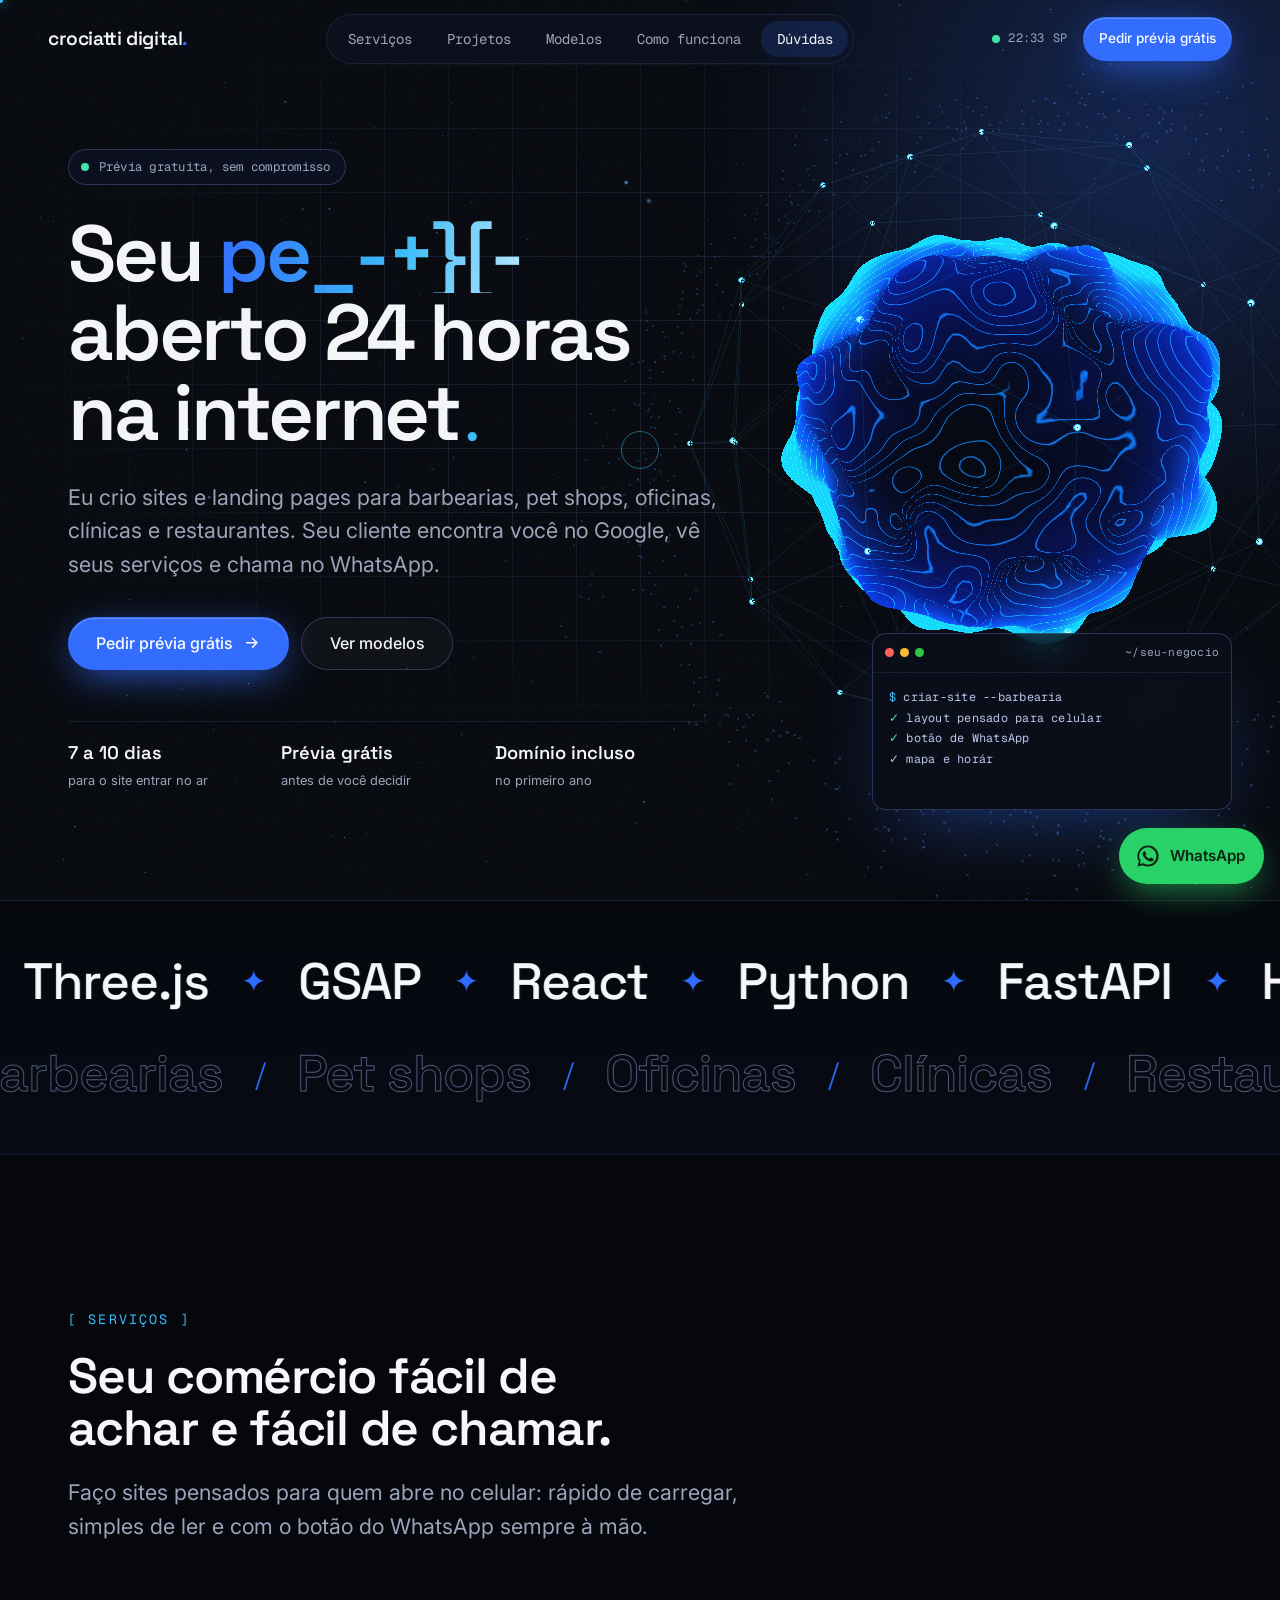
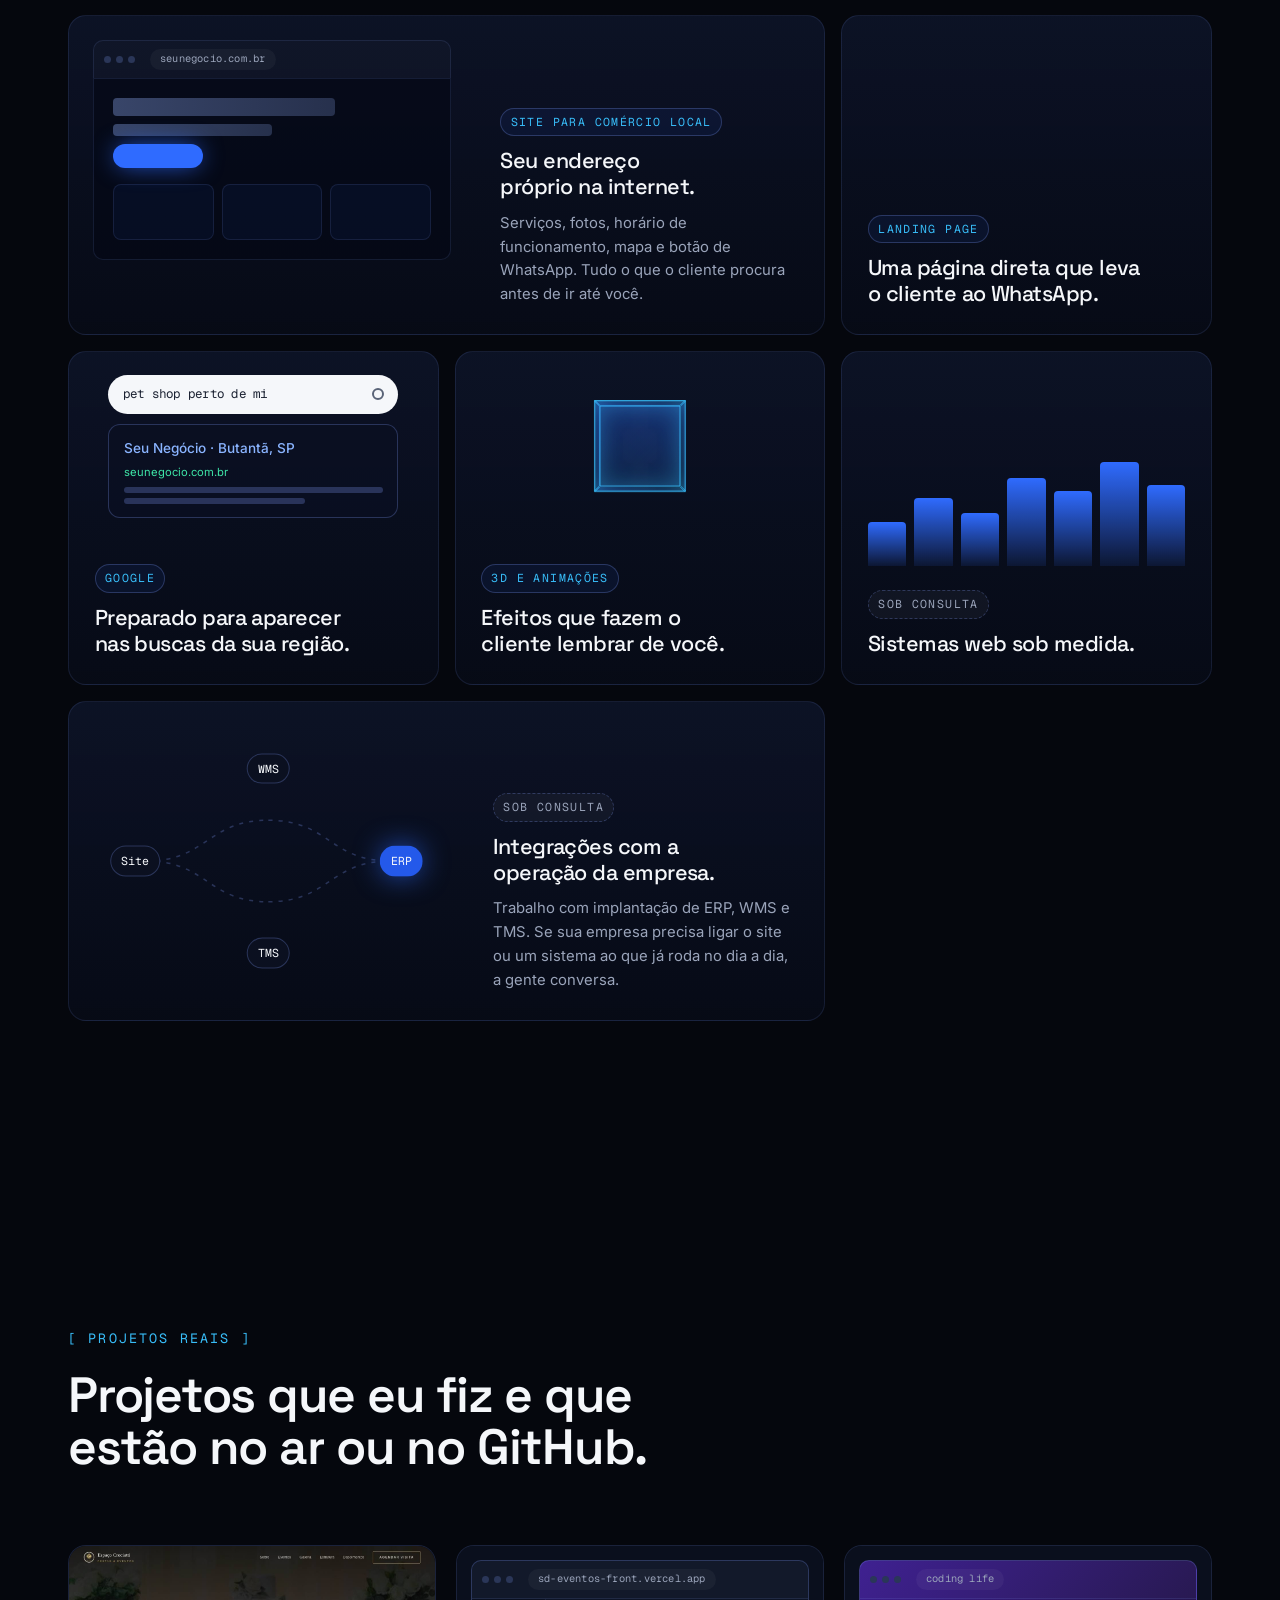
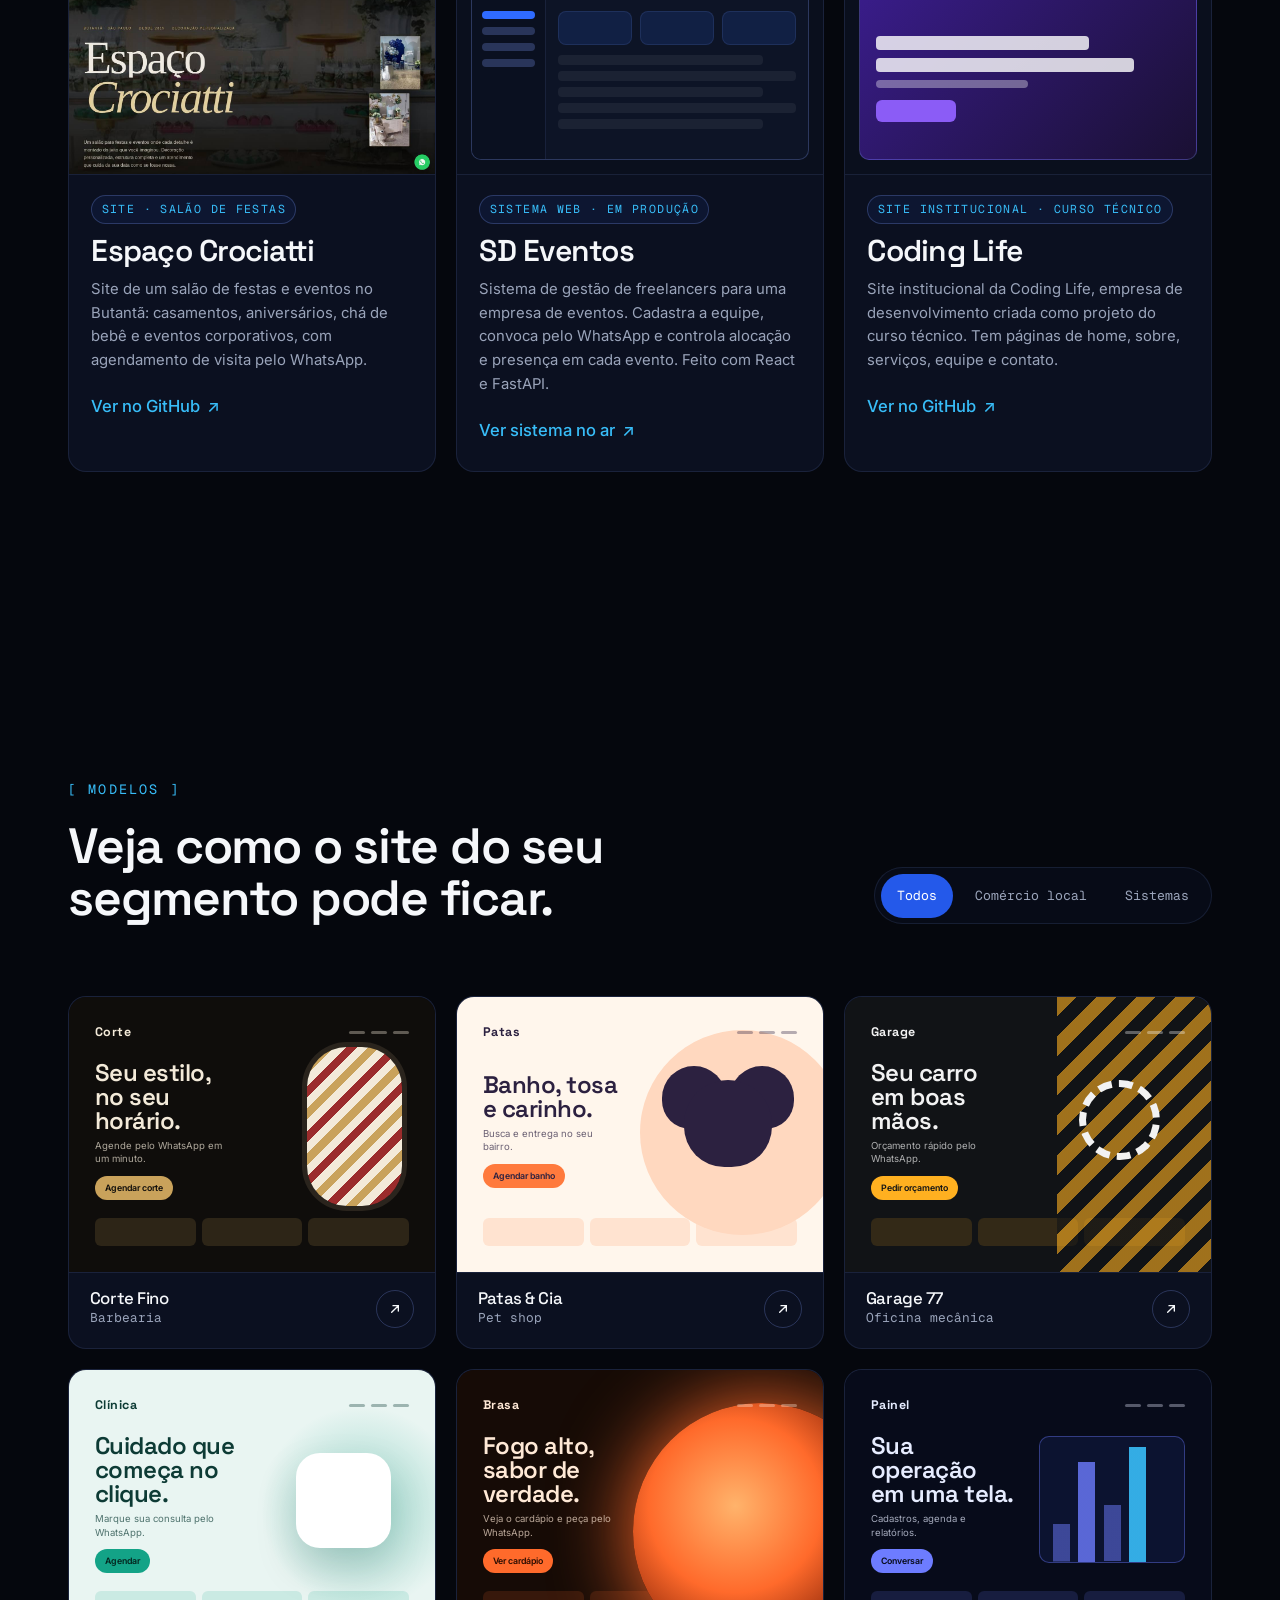
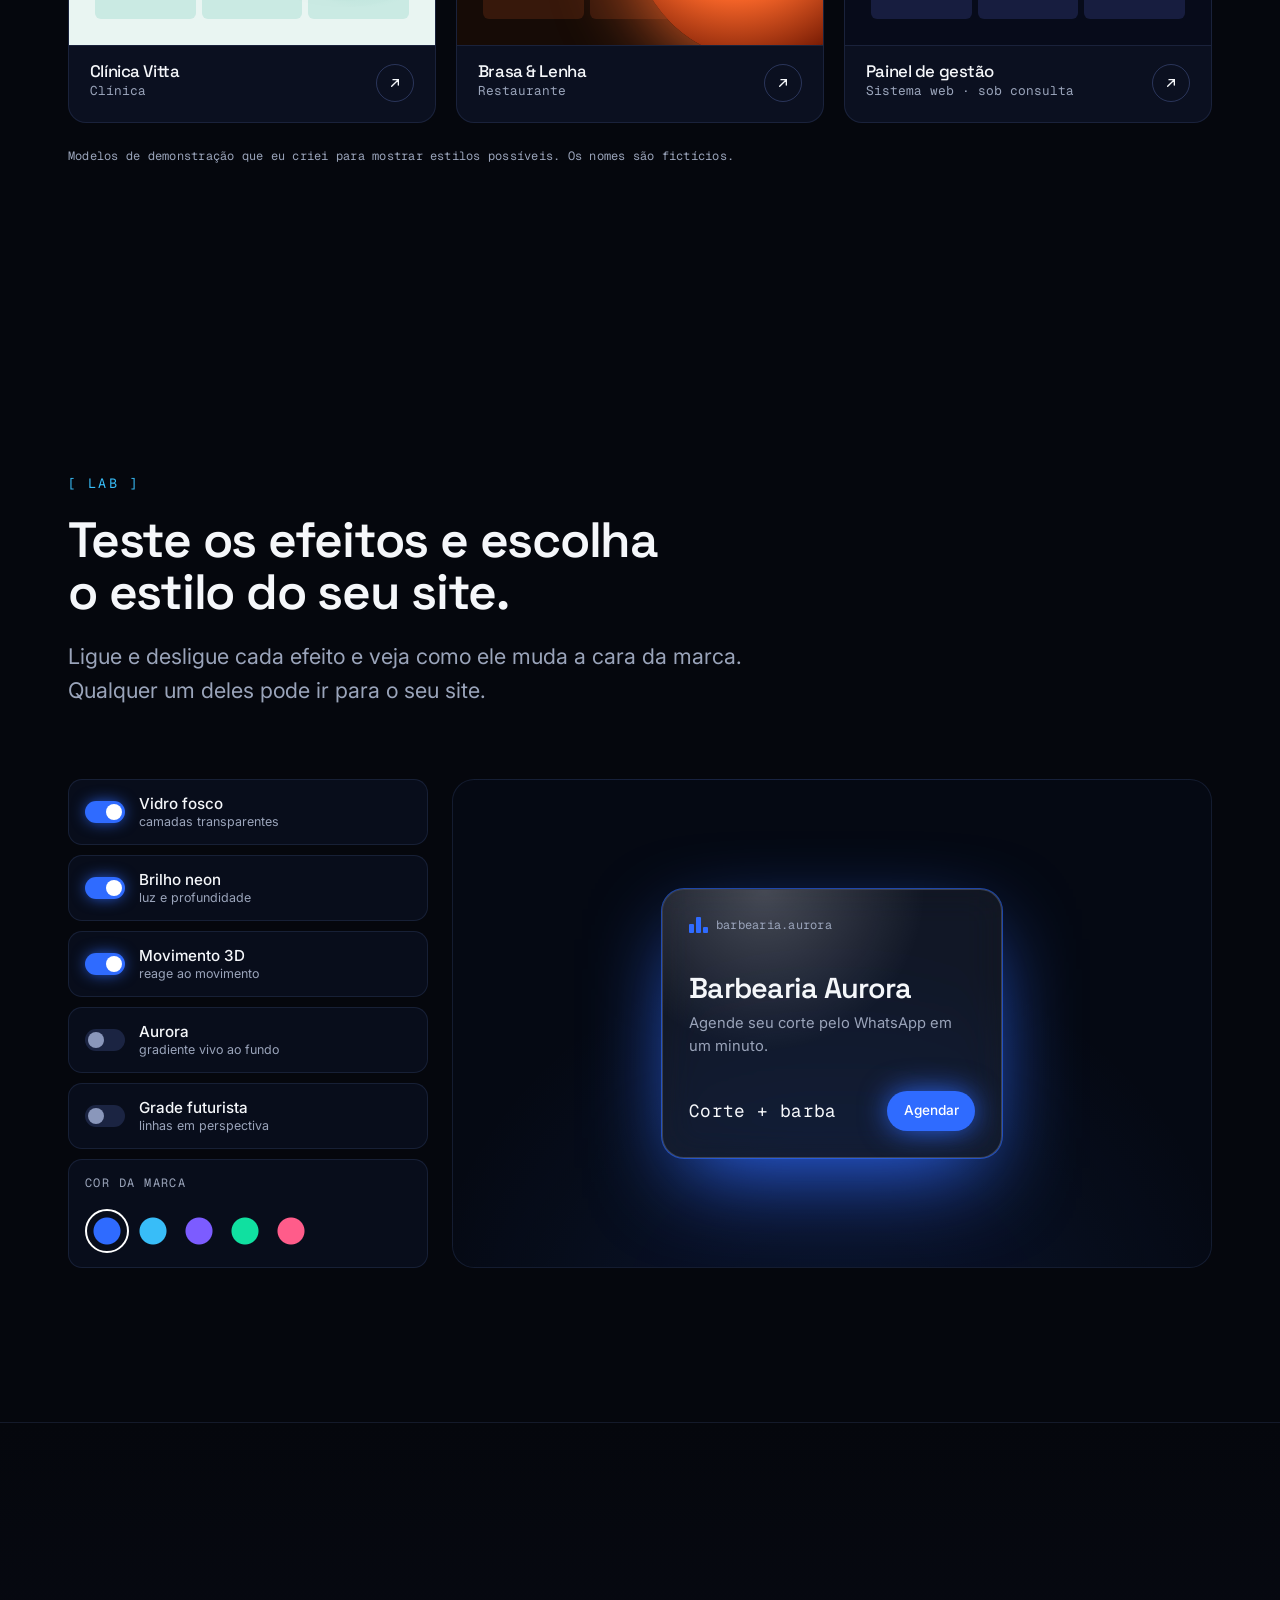
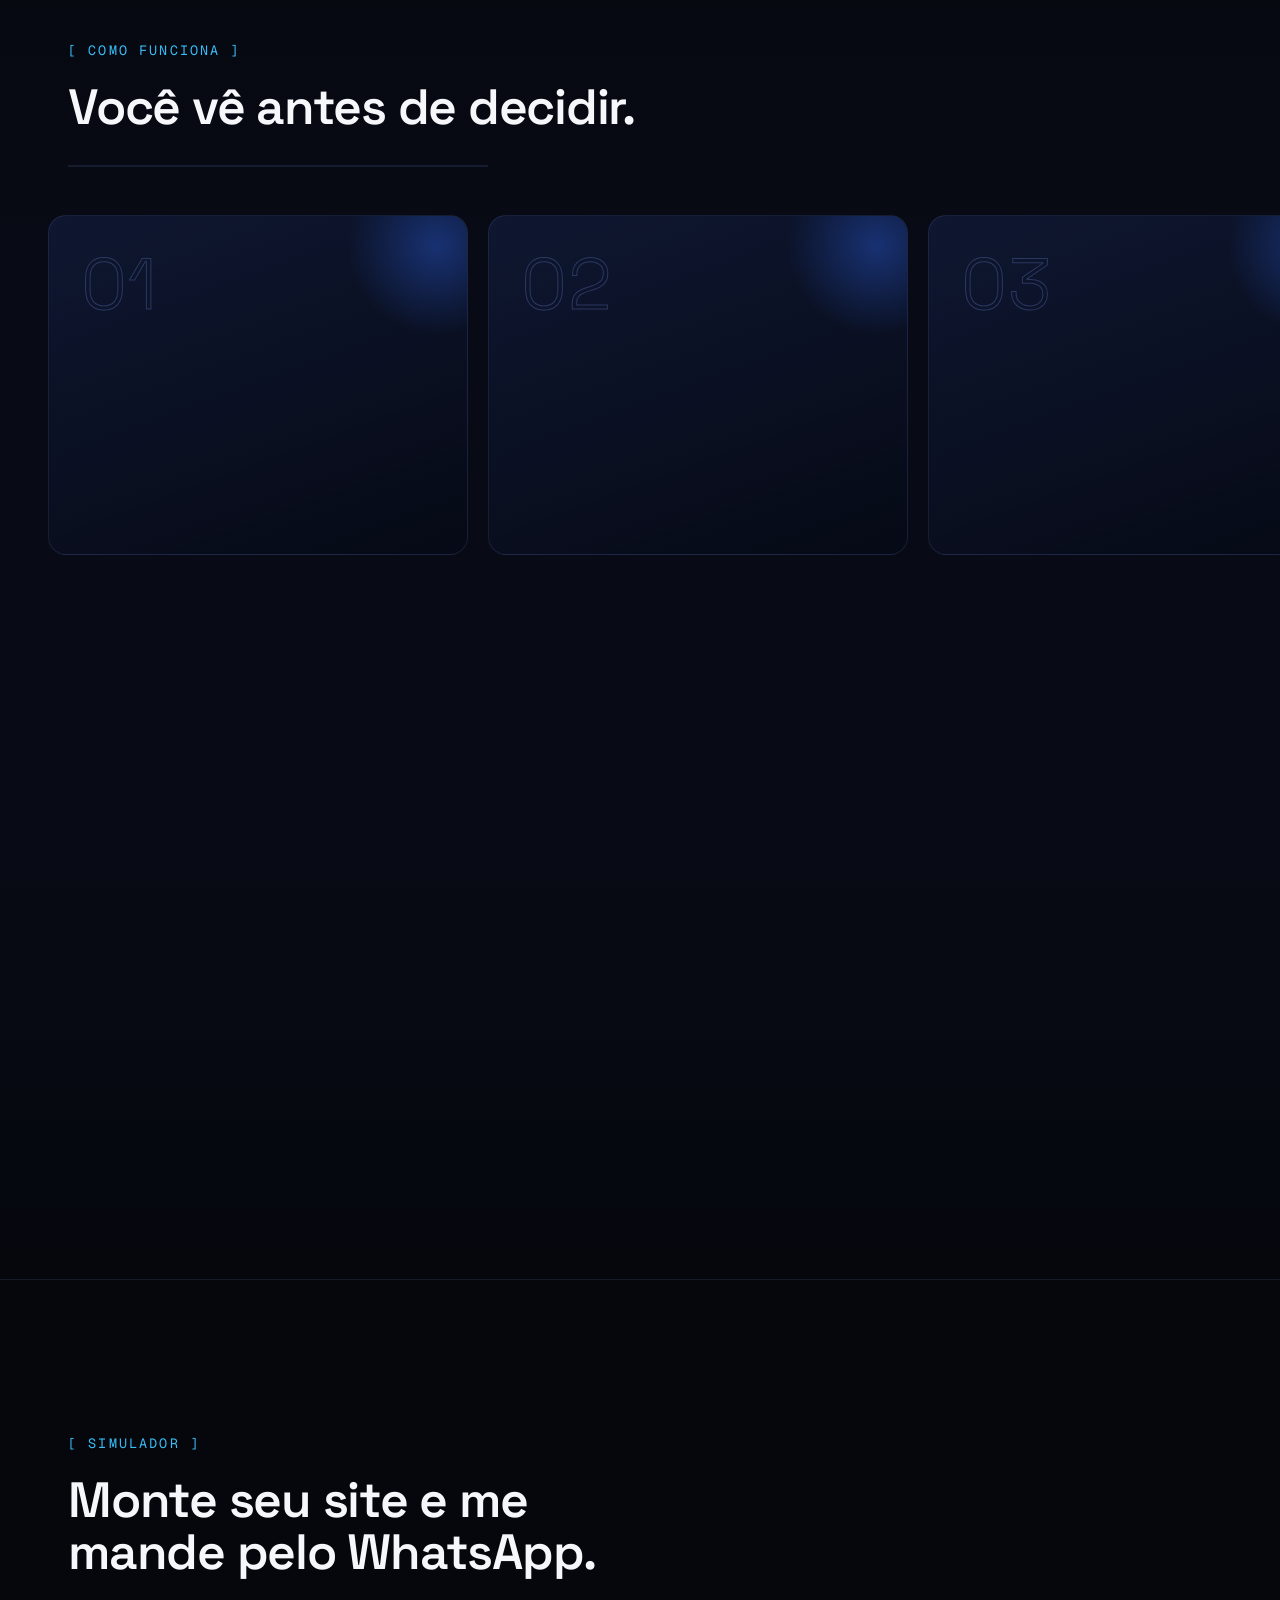
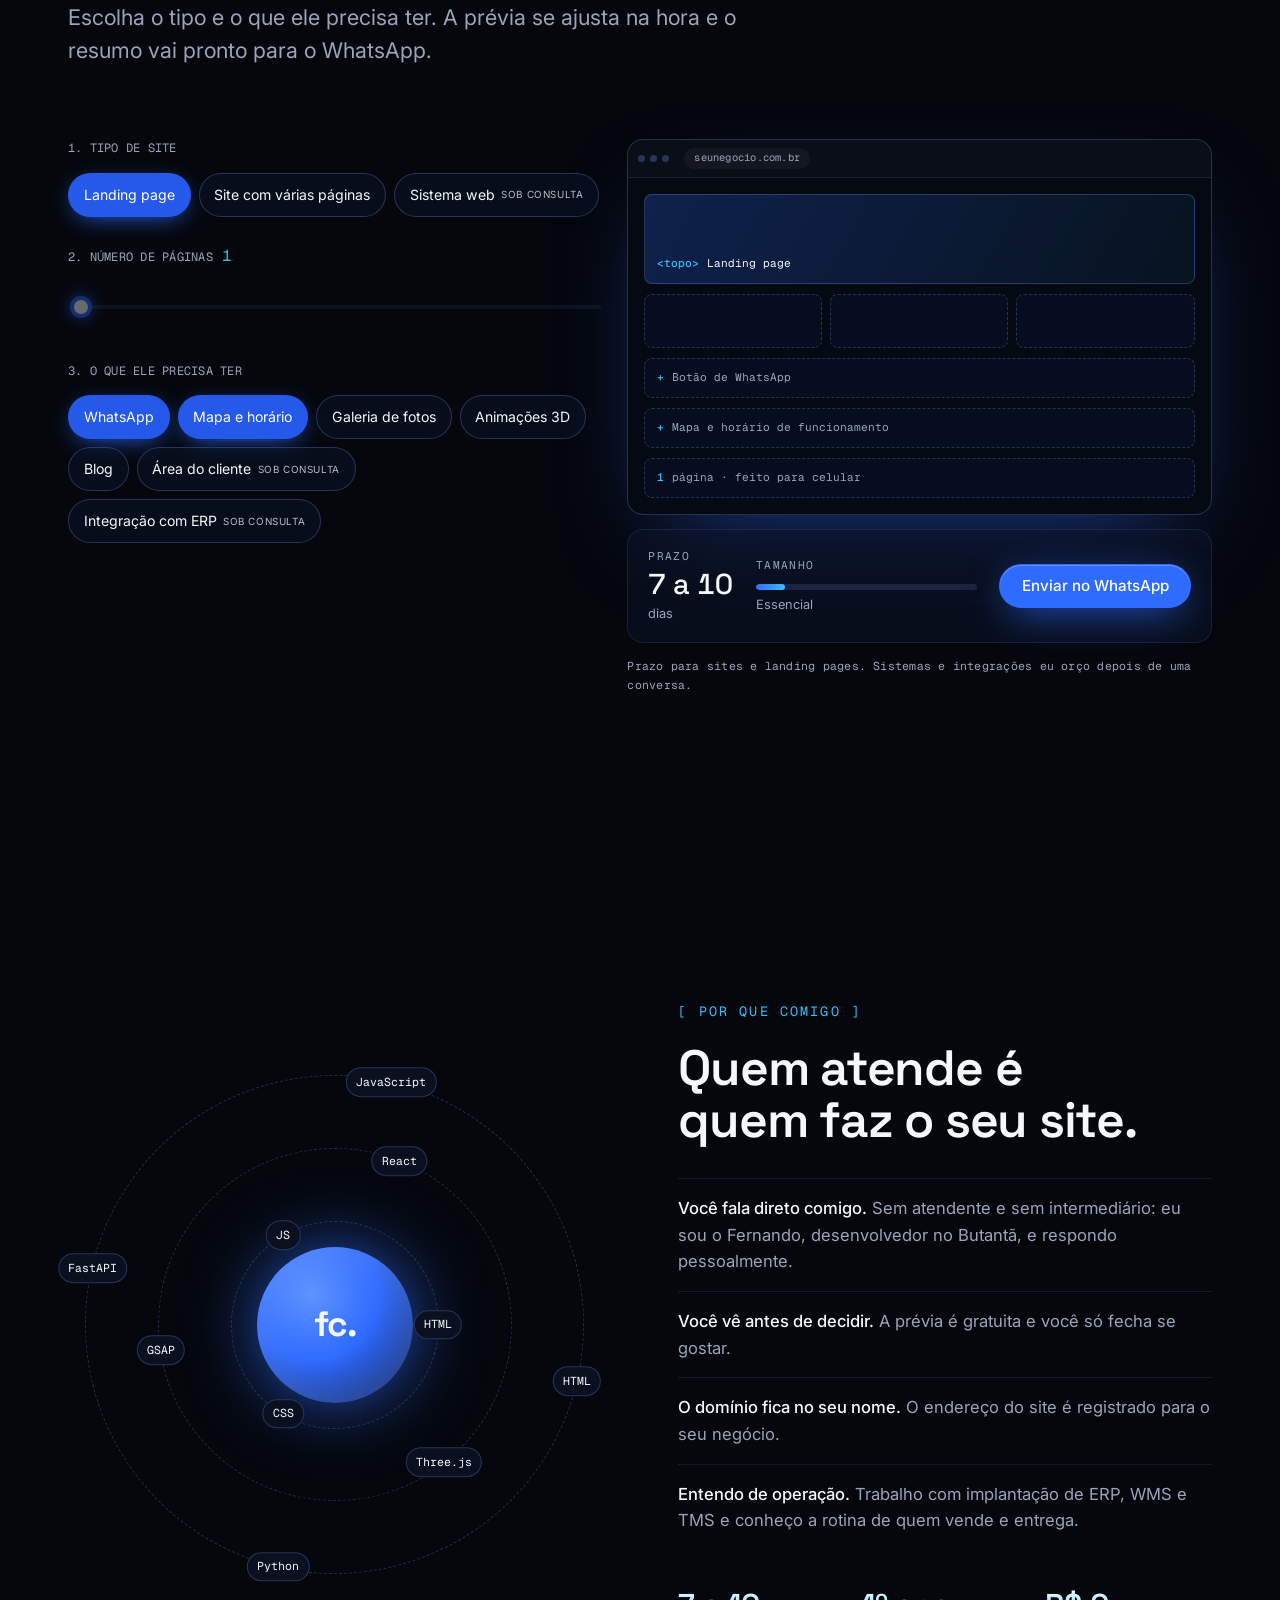
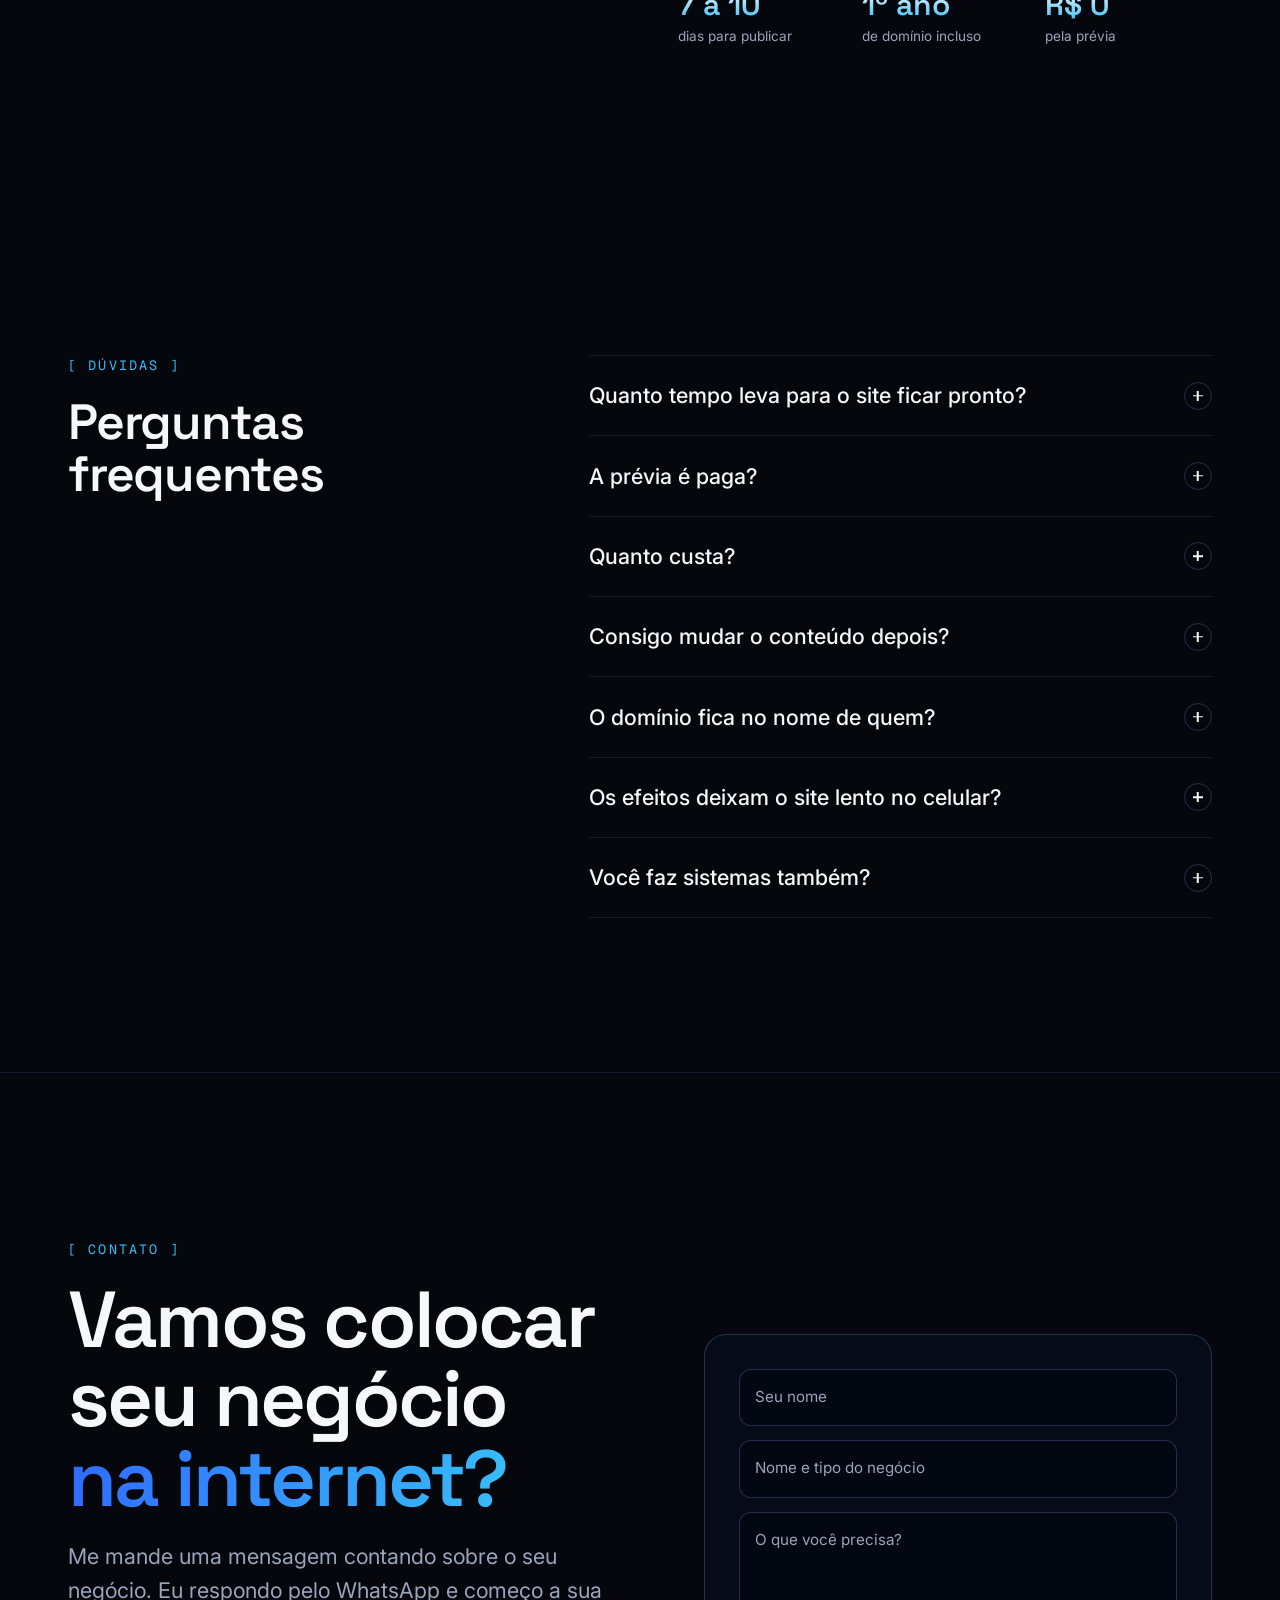
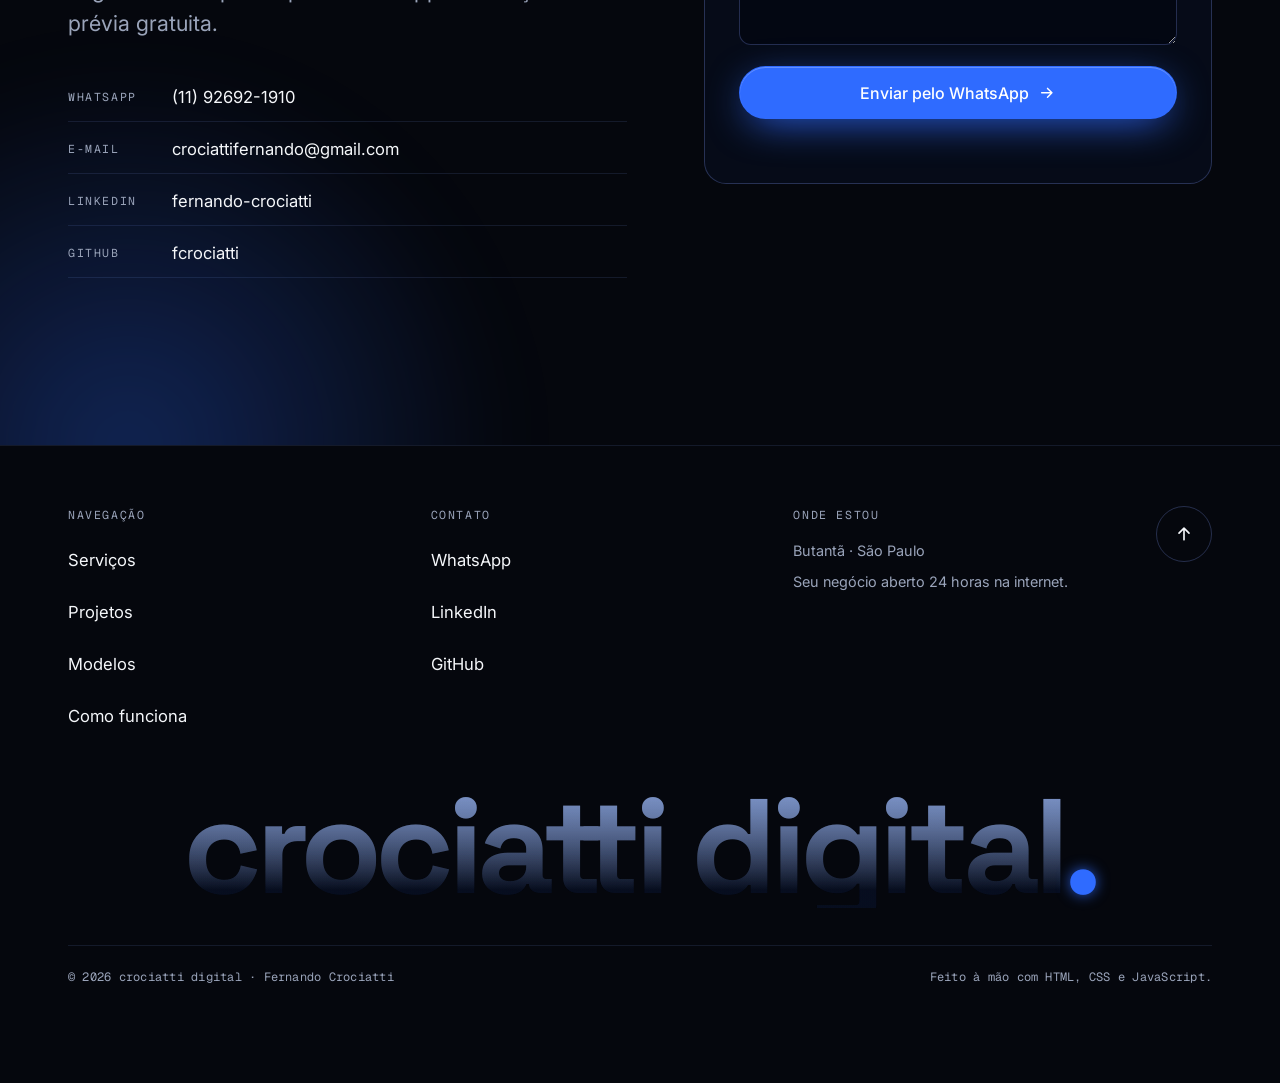
<file: index.html>
<!doctype html>
<html lang="pt-BR">
<head>
<meta charset="utf-8">
<meta name="viewport" content="width=device-width, initial-scale=1, viewport-fit=cover">
<title>Crociatti Digital | Criação de sites no Butantã, São Paulo</title>
<meta name="description" content="Criação de sites e landing pages para comércios locais no Butantã, São Paulo: barbearias, pet shops, oficinas, clínicas e restaurantes. Prévia gratuita e entrega em 7 a 10 dias.">
<meta name="theme-color" content="#05070D">
<link rel="icon" href="data:image/svg+xml,%3Csvg xmlns=%27http://www.w3.org/2000/svg%27 viewBox=%270 0 32 32%27%3E%3Crect width=%2732%27 height=%2732%27 rx=%278%27 fill=%27%2305070D%27/%3E%3Ctext x=%276%27 y=%2723%27 font-family=%27Arial%27 font-weight=%27700%27 font-size=%2718%27 fill=%27%23F5F7FA%27%3Ec%3C/text%3E%3Ccircle cx=%2724%27 cy=%2721%27 r=%273%27 fill=%27%232F6BFF%27/%3E%3C/svg%3E">
<link rel="canonical" href="https://fcrociatti.github.io/fcrociatti/">
<meta property="og:type" content="website">
<meta property="og:locale" content="pt_BR">
<meta property="og:title" content="Crociatti Digital | Criação de sites no Butantã, São Paulo">
<meta property="og:description" content="Seu negócio aberto 24 horas na internet. Sites e landing pages para comércios locais, com prévia gratuita.">
<meta property="og:url" content="https://fcrociatti.github.io/fcrociatti/">
<script type="application/ld+json">
{
  "@context": "https://schema.org",
  "@type": "ProfessionalService",
  "name": "Crociatti Digital",
  "description": "Criação de sites e landing pages para comércios locais.",
  "url": "https://fcrociatti.github.io/fcrociatti/",
  "telephone": "+55 11 92692-1910",
  "email": "crociattifernando@gmail.com",
  "areaServed": "Butantã, São Paulo",
  "address": { "@type": "PostalAddress", "addressLocality": "São Paulo", "addressRegion": "SP", "addressCountry": "BR" },
  "founder": { "@type": "Person", "name": "Fernando Crociatti" },
  "sameAs": ["https://www.linkedin.com/in/fernando-crociatti/", "https://github.com/fcrociatti"]
}
</script>
<link rel="preconnect" href="https://fonts.googleapis.com">
<link rel="preconnect" href="https://fonts.gstatic.com" crossorigin>
<link rel="stylesheet" href="https://fonts.googleapis.com/css2?family=Space+Grotesk:wght@400;500;600;700&family=Inter:wght@400;500;600&family=Geist+Mono:wght@400;500&display=swap">
<link rel="stylesheet" href="assets/css/style.css">
</head>
<body>

<!-- ============ PRELOADER (some sozinho em 1s, nunca bloqueia) ============ -->
<div class="preloader" id="preloader" aria-hidden="true">
  <div class="preloader__inner">
    <div class="preloader__count"><span id="preloaderCount">0</span><small>%</small></div>
    <div class="preloader__bar"><i id="preloaderBar"></i></div>
  </div>
</div>

<!-- ============ OVERLAYS ============ -->
<div class="grain" aria-hidden="true"></div>
<div class="cursor" aria-hidden="true"><div class="cursor__dot"></div><div class="cursor__ring"><span class="cursor__label"></span></div></div>
<div class="scroll-progress" aria-hidden="true"><i></i></div>

<!-- botão fixo do WhatsApp -->
<a class="wa-float" href="https://wa.me/5511926921910" data-wa target="_blank" rel="noopener" aria-label="Conversar no WhatsApp">
  <svg viewBox="0 0 32 32" aria-hidden="true"><path d="M16 3a13 13 0 0 0-11.2 19.6L3 29l6.6-1.7A13 13 0 1 0 16 3zm0 23.6c-2 0-4-.5-5.7-1.6l-.4-.2-3.9 1 1-3.8-.3-.4A10.6 10.6 0 1 1 16 26.6zm5.8-7.9c-.3-.2-1.9-.9-2.2-1-.3-.1-.5-.2-.7.2l-1 1.2c-.2.2-.4.2-.7.1a8.7 8.7 0 0 1-4.3-3.8c-.3-.6.3-.5.9-1.7.1-.2 0-.4 0-.5l-1-2.4c-.3-.6-.5-.5-.7-.5h-.6c-.2 0-.6.1-.9.4-.3.3-1.2 1.1-1.2 2.8s1.2 3.2 1.4 3.5c.2.2 2.4 3.6 5.8 5 2.1.9 3 1 4 .8.7-.1 1.9-.8 2.2-1.5.3-.8.3-1.4.2-1.5l-.6-.3z"/></svg>
  <span>WhatsApp</span>
</a>

<!-- ============ NAV ============ -->
<header class="nav" id="nav">
  <a href="#top" class="nav__logo">
    <span class="brand-name" data-config="brand">crociatti digital</span><i class="logo-dot" aria-hidden="true">.</i>
  </a>
  <nav class="nav__links" aria-label="Principal">
    <a href="#servicos" data-scramble>Serviços</a>
    <a href="#projetos" data-scramble>Projetos</a>
    <a href="#modelos" data-scramble>Modelos</a>
    <a href="#processo" data-scramble>Como funciona</a>
    <a href="#faq" data-scramble>Dúvidas</a>
  </nav>
  <div class="nav__right">
    <span class="nav__status mono"><i class="pulse"></i><span id="clock">--:--</span> SP</span>
    <a href="https://wa.me/5511926921910" data-wa target="_blank" rel="noopener" class="btn btn--small btn--primary magnetic"><span>Pedir prévia grátis</span></a>
    <button class="nav__burger" id="burger" aria-label="Abrir menu" aria-expanded="false" aria-controls="mobileMenu"><span></span><span></span></button>
  </div>
</header>

<div class="mobile-menu" id="mobileMenu" aria-hidden="true">
  <nav aria-label="Menu mobile">
    <a href="#servicos"><small class="mono">01</small>Serviços</a>
    <a href="#projetos"><small class="mono">02</small>Projetos</a>
    <a href="#modelos"><small class="mono">03</small>Modelos</a>
    <a href="#processo"><small class="mono">04</small>Como funciona</a>
    <a href="#faq"><small class="mono">05</small>Dúvidas</a>
    <a href="#contato"><small class="mono">06</small>Contato</a>
  </nav>
  <a href="https://wa.me/5511926921910" data-wa target="_blank" rel="noopener" class="btn btn--primary btn--lg btn--block mobile-menu__cta"><span>Pedir prévia grátis no WhatsApp</span></a>
</div>

<main id="top">

<!-- ============ HERO ============ -->
<section class="hero" id="hero">
  <canvas class="hero__canvas" id="heroCanvas" aria-hidden="true"></canvas>
  <div class="hero__grid" aria-hidden="true"></div>
  <div class="hero__glow" aria-hidden="true"></div>

  <div class="hero__content wrap">
    <div class="badge reveal-hero">
      <i class="pulse"></i>
      <span class="mono">Prévia gratuita, sem compromisso</span>
    </div>

    <h1 class="hero__title">
      <span class="line"><span class="line__in">Seu <em class="hero__word" id="heroWord">negócio</em></span></span>
      <span class="line"><span class="line__in">aberto 24 horas</span></span>
      <span class="line"><span class="line__in">na internet<span class="caret">.</span></span></span>
    </h1>

    <p class="hero__lead reveal-hero">
      Eu crio sites e landing pages para barbearias, pet shops, oficinas, clínicas e restaurantes.
      Seu cliente encontra você no Google, vê seus serviços e chama no WhatsApp.
    </p>

    <div class="hero__actions reveal-hero">
      <a href="https://wa.me/5511926921910" data-wa target="_blank" rel="noopener" class="btn btn--primary btn--lg magnetic" data-cursor="Chamar">
        <span>Pedir prévia grátis</span>
        <svg viewBox="0 0 24 24" aria-hidden="true"><path d="M5 12h14M13 6l6 6-6 6"/></svg>
      </a>
      <a href="#modelos" class="btn btn--ghost btn--lg magnetic" data-cursor="Ver">
        <span>Ver modelos</span>
      </a>
    </div>

    <ul class="hero__metrics reveal-hero" aria-label="Como funciona">
      <li><strong>7 a 10 dias</strong><span>para o site entrar no ar</span></li>
      <li><strong>Prévia grátis</strong><span>antes de você decidir</span></li>
      <li><strong>Domínio incluso</strong><span>no primeiro ano</span></li>
      <li data-price hidden><strong data-config="price">a partir de R$ 450</strong><span>pagamento único</span></li>
    </ul>
  </div>

  <aside class="terminal reveal-hero" aria-hidden="true">
    <div class="terminal__bar"><i></i><i></i><i></i><span class="mono">~/seu-negocio</span></div>
    <pre class="terminal__body mono" id="terminal"></pre>
  </aside>

  <a href="#marquee" class="scroll-hint mono" aria-label="Rolar para baixo">
    <span>role</span><i></i>
  </a>
</section>

<!-- ============ MARQUEE ============ -->
<section class="marquee" id="marquee" aria-label="Tecnologias que uso e negócios que atendo">
  <div class="marquee__row" data-dir="-1">
    <div class="marquee__track">
      <span>HTML</span><b>✦</b><span>CSS</span><b>✦</b><span>JavaScript</span><b>✦</b><span>Three.js</span><b>✦</b><span>GSAP</span><b>✦</b><span>React</span><b>✦</b><span>Python</span><b>✦</b><span>FastAPI</span><b>✦</b>
    </div>
  </div>
  <div class="marquee__row marquee__row--outline" data-dir="1">
    <div class="marquee__track">
      <span>Barbearias</span><b>/</b><span>Pet shops</span><b>/</b><span>Oficinas</span><b>/</b><span>Clínicas</span><b>/</b><span>Restaurantes</span><b>/</b><span>Comércio local</span><b>/</b>
    </div>
  </div>
</section>

<!-- ============ SERVIÇOS (BENTO) ============ -->
<section class="section services" id="servicos">
  <div class="wrap">
    <header class="section__head">
      <p class="eyebrow mono"><span>[ serviços ]</span></p>
      <h2 class="section__title split">Seu comércio fácil de achar e fácil de chamar.</h2>
      <p class="section__lead">Faço sites pensados para quem abre no celular: rápido de carregar, simples de ler e com o botão do WhatsApp sempre à mão.</p>
    </header>

    <div class="bento">
      <article class="card bento__item bento__item--wide spot tilt">
        <div class="card__visual visual-browser" aria-hidden="true">
          <div class="vb__bar"><i></i><i></i><i></i><span class="mono">seunegocio.com.br</span></div>
          <div class="vb__body">
            <div class="vb__hero"><b></b><b></b><b class="vb__cta"></b></div>
            <div class="vb__cards"><i></i><i></i><i></i></div>
          </div>
        </div>
        <div class="card__text">
          <span class="tag mono">Site para comércio local</span>
          <h3>Seu endereço próprio na internet.</h3>
          <p>Serviços, fotos, horário de funcionamento, mapa e botão de WhatsApp. Tudo o que o cliente procura antes de ir até você.</p>
        </div>
      </article>

      <article class="card bento__item spot tilt">
        <div class="card__visual visual-chat" aria-hidden="true">
          <div class="chat">
            <span class="chat__msg chat__msg--in">Oi! Tem horário amanhã de manhã?</span>
            <span class="chat__msg chat__msg--out">Tenho às 9h e às 10h30 😉</span>
          </div>
        </div>
        <div class="card__text">
          <span class="tag mono">Landing page</span>
          <h3>Uma página direta que leva o cliente ao WhatsApp.</h3>
        </div>
      </article>

      <article class="card bento__item spot tilt">
        <div class="card__visual visual-search" aria-hidden="true">
          <div class="search">
            <div class="search__bar mono"><span id="searchTyping">barbearia no butantã</span><i></i></div>
            <div class="search__result">
              <b>Seu Negócio · Butantã, SP</b>
              <small>seunegocio.com.br</small>
              <span></span><span></span>
            </div>
          </div>
        </div>
        <div class="card__text">
          <span class="tag mono">Google</span>
          <h3>Preparado para aparecer nas buscas da sua região.</h3>
        </div>
      </article>

      <article class="card bento__item spot tilt">
        <div class="card__visual visual-cube" aria-hidden="true">
          <div class="cube"><i></i><i></i><i></i><i></i><i></i><i></i></div>
        </div>
        <div class="card__text">
          <span class="tag mono">3D e animações</span>
          <h3>Efeitos que fazem o cliente lembrar de você.</h3>
        </div>
      </article>

      <article class="card bento__item spot tilt">
        <div class="card__visual visual-dash" aria-hidden="true">
          <div class="dash__bars"><i style="--h:40%"></i><i style="--h:62%"></i><i style="--h:48%"></i><i style="--h:80%"></i><i style="--h:68%"></i><i style="--h:95%"></i><i style="--h:74%"></i></div>
          <div class="dash__line"><svg viewBox="0 0 200 60" preserveAspectRatio="none"><path d="M0 50 L30 42 L60 46 L90 28 L120 32 L150 14 L200 8"/></svg></div>
        </div>
        <div class="card__text">
          <span class="tag mono tag--soft">Sob consulta</span>
          <h3>Sistemas web sob medida.</h3>
        </div>
      </article>

      <article class="card bento__item bento__item--wide spot tilt">
        <div class="card__visual visual-nodes" aria-hidden="true">
          <svg viewBox="0 0 360 140">
            <path class="n__link" d="M60 70 C120 70 120 30 180 30"/>
            <path class="n__link" d="M60 70 C120 70 120 110 180 110"/>
            <path class="n__link" d="M180 30 C240 30 240 70 300 70"/>
            <path class="n__link" d="M180 110 C240 110 240 70 300 70"/>
          </svg>
          <span class="node" style="--x:16.6%;--y:50%">Site</span>
          <span class="node" style="--x:50%;--y:21%">WMS</span>
          <span class="node" style="--x:50%;--y:79%">TMS</span>
          <span class="node node--main" style="--x:83.3%;--y:50%">ERP</span>
        </div>
        <div class="card__text">
          <span class="tag mono tag--soft">Sob consulta</span>
          <h3>Integrações com a operação da empresa.</h3>
          <p>Trabalho com implantação de ERP, WMS e TMS. Se sua empresa precisa ligar o site ou um sistema ao que já roda no dia a dia, a gente conversa.</p>
        </div>
      </article>
    </div>
  </div>
</section>

<!-- ============ PROJETOS REAIS ============ -->
<section class="section projects" id="projetos">
  <div class="wrap">
    <header class="section__head">
      <p class="eyebrow mono"><span>[ projetos reais ]</span></p>
      <h2 class="section__title split">Projetos que eu fiz e que estão no ar ou no GitHub.</h2>
    </header>

    <div class="projects__grid">
      <article class="project">
        <a class="project__shot" href="https://github.com/fcrociatti/Espaco_Crociatti" target="_blank" rel="noopener" tabindex="-1">
          <img src="assets/img/espaco-crociatti.jpg" width="1280" height="800" loading="lazy" decoding="async" alt="Página inicial do site do Espaço Crociatti, salão de festas no Butantã, com foto de mesa de doces e o nome em letras grandes">
        </a>
        <div class="project__info">
          <span class="tag mono">Site · salão de festas</span>
          <h3>Espaço Crociatti</h3>
          <p>Site de um salão de festas e eventos no Butantã: casamentos, aniversários, chá de bebê e eventos corporativos, com agendamento de visita pelo WhatsApp.</p>
          <a class="link-arrow" href="https://github.com/fcrociatti/Espaco_Crociatti" target="_blank" rel="noopener">Ver no GitHub <span aria-hidden="true">↗</span></a>
        </div>
      </article>

      <article class="project">
        <a class="project__shot project__shot--mock" href="https://sd-eventos-front.vercel.app" target="_blank" rel="noopener" tabindex="-1" aria-hidden="true">
          <div class="pmock" aria-hidden="true">
            <div class="vb__bar"><i></i><i></i><i></i><span class="mono">sd-eventos-front.vercel.app</span></div>
            <div class="pmock__body">
              <div class="pmock__side"><i></i><i></i><i></i><i></i></div>
              <div class="pmock__main">
                <div class="pmock__row"><b></b><b></b><b></b></div>
                <div class="pmock__table"><i></i><i></i><i></i><i></i><i></i></div>
              </div>
            </div>
          </div>
        </a>
        <div class="project__info">
          <span class="tag mono">Sistema web · em produção</span>
          <h3>SD Eventos</h3>
          <p>Sistema de gestão de freelancers para uma empresa de eventos. Cadastra a equipe, convoca pelo WhatsApp e controla alocação e presença em cada evento. Feito com React e FastAPI.</p>
          <a class="link-arrow" href="https://sd-eventos-front.vercel.app" target="_blank" rel="noopener">Ver sistema no ar <span aria-hidden="true">↗</span></a>
        </div>
      </article>

      <article class="project">
        <a class="project__shot project__shot--mock project__shot--alt" href="https://github.com/fcrociatti/codinglife" target="_blank" rel="noopener" tabindex="-1" aria-hidden="true">
          <div class="pmock" aria-hidden="true">
            <div class="vb__bar"><i></i><i></i><i></i><span class="mono">coding life</span></div>
            <div class="pmock__hero"><b></b><b></b><b></b><span></span></div>
          </div>
        </a>
        <div class="project__info">
          <span class="tag mono">Site institucional · curso técnico</span>
          <h3>Coding Life</h3>
          <p>Site institucional da Coding Life, empresa de desenvolvimento criada como projeto do curso técnico. Tem páginas de home, sobre, serviços, equipe e contato.</p>
          <a class="link-arrow" href="https://github.com/fcrociatti/codinglife" target="_blank" rel="noopener">Ver no GitHub <span aria-hidden="true">↗</span></a>
        </div>
      </article>
    </div>
  </div>
</section>

<!-- ============ MODELOS ============ -->
<section class="section showcase" id="modelos">
  <div class="wrap">
    <header class="section__head section__head--row">
      <div>
        <p class="eyebrow mono"><span>[ modelos ]</span></p>
        <h2 class="section__title split">Veja como o site do seu segmento pode ficar.</h2>
      </div>
      <div class="filters" role="tablist" aria-label="Filtrar modelos">
        <button class="filter is-active" data-filter="all" role="tab" aria-selected="true">Todos</button>
        <button class="filter" data-filter="comercio" role="tab" aria-selected="false">Comércio local</button>
        <button class="filter" data-filter="sistemas" role="tab" aria-selected="false">Sistemas</button>
      </div>
    </header>

    <div class="models" id="models"><!-- preenchido via JS --></div>
    <p class="models__note mono">Modelos de demonstração que eu criei para mostrar estilos possíveis. Os nomes são fictícios.</p>
  </div>
</section>

<!-- ============ LAB INTERATIVO ============ -->
<section class="section lab" id="lab">
  <div class="wrap">
    <header class="section__head">
      <p class="eyebrow mono"><span>[ lab ]</span></p>
      <h2 class="section__title split">Teste os efeitos e escolha o estilo do seu site.</h2>
      <p class="section__lead">Ligue e desligue cada efeito e veja como ele muda a cara da marca. Qualquer um deles pode ir para o seu site.</p>
    </header>

    <div class="lab__grid">
      <div class="lab__controls" role="group" aria-label="Efeitos do laboratório">
        <label class="switch"><input type="checkbox" id="fxGlass" checked><span class="switch__ui"></span><span class="switch__text"><b>Vidro fosco</b><small>camadas transparentes</small></span></label>
        <label class="switch"><input type="checkbox" id="fxGlow" checked><span class="switch__ui"></span><span class="switch__text"><b>Brilho neon</b><small>luz e profundidade</small></span></label>
        <label class="switch"><input type="checkbox" id="fxTilt" checked><span class="switch__ui"></span><span class="switch__text"><b>Movimento 3D</b><small>reage ao movimento</small></span></label>
        <label class="switch"><input type="checkbox" id="fxAurora"><span class="switch__ui"></span><span class="switch__text"><b>Aurora</b><small>gradiente vivo ao fundo</small></span></label>
        <label class="switch"><input type="checkbox" id="fxGrid"><span class="switch__ui"></span><span class="switch__text"><b>Grade futurista</b><small>linhas em perspectiva</small></span></label>

        <div class="lab__swatches">
          <span class="mono">cor da marca</span>
          <div class="swatches" role="radiogroup" aria-label="Cor da marca">
            <button class="swatch is-active" style="--c:#2f6bff" data-color="#2f6bff" role="radio" aria-checked="true" aria-label="Azul"></button>
            <button class="swatch" style="--c:#38bdf8" data-color="#38bdf8" role="radio" aria-checked="false" aria-label="Azul claro"></button>
            <button class="swatch" style="--c:#7c5cff" data-color="#7c5cff" role="radio" aria-checked="false" aria-label="Violeta"></button>
            <button class="swatch" style="--c:#10e0a0" data-color="#10e0a0" role="radio" aria-checked="false" aria-label="Verde"></button>
            <button class="swatch" style="--c:#ff5c8a" data-color="#ff5c8a" role="radio" aria-checked="false" aria-label="Rosa"></button>
          </div>
        </div>
      </div>

      <div class="lab__stage" id="labStage">
        <div class="lab__aurora" aria-hidden="true"></div>
        <div class="lab__floor" aria-hidden="true"></div>
        <div class="lab__card" id="labCard">
          <div class="lab__card-top">
            <span class="logo-mark" aria-hidden="true"><i></i><i></i><i></i></span>
            <span class="mono">barbearia.aurora</span>
          </div>
          <h3>Barbearia Aurora</h3>
          <p>Agende seu corte pelo WhatsApp em um minuto.</p>
          <div class="lab__card-row">
            <span class="lab__price mono">Corte + barba</span>
            <span class="lab__btn">Agendar</span>
          </div>
          <div class="lab__shine" aria-hidden="true"></div>
        </div>
      </div>
    </div>
  </div>
</section>

<!-- ============ PROCESSO ============ -->
<section class="process" id="processo">
  <div class="process__pin">
    <div class="process__head wrap">
      <p class="eyebrow mono"><span>[ como funciona ]</span></p>
      <h2 class="section__title">Você vê antes de decidir.</h2>
      <div class="process__progress" aria-hidden="true"><i id="processBar"></i></div>
    </div>
    <ol class="process__track" id="processTrack">
      <li class="step">
        <span class="step__num mono">01</span>
        <h3>Prévia gratuita</h3>
        <p>Você me conta sobre o seu negócio pelo WhatsApp e eu monto uma prévia do site. Sem custo e sem compromisso.</p>
        <ul class="mono"><li>conversa</li><li>prévia</li></ul>
      </li>
      <li class="step">
        <span class="step__num mono">02</span>
        <h3>Ajustes</h3>
        <p>Você diz o que quer mudar: textos, fotos, cores. Eu ajusto até ficar do jeito certo para você.</p>
        <ul class="mono"><li>textos</li><li>fotos</li><li>cores</li></ul>
      </li>
      <li class="step">
        <span class="step__num mono">03</span>
        <h3>Publicação</h3>
        <p>Com tudo aprovado, coloco o site no ar com domínio próprio em 7 a 10 dias.</p>
        <ul class="mono"><li>domínio</li><li>no ar</li></ul>
      </li>
      <li class="step">
        <span class="step__num mono">04</span>
        <h3>Renovação anual</h3>
        <p>O domínio e o primeiro ano já estão inclusos. Depois disso, a renovação é anual.</p>
        <ul class="mono"><li>1º ano incluso</li><li>renovação</li></ul>
      </li>
    </ol>
  </div>
</section>

<!-- ============ SIMULADOR ============ -->
<section class="section builder" id="simulador">
  <div class="wrap">
    <header class="section__head">
      <p class="eyebrow mono"><span>[ simulador ]</span></p>
      <h2 class="section__title split">Monte seu site e me mande pelo WhatsApp.</h2>
      <p class="section__lead">Escolha o tipo e o que ele precisa ter. A prévia se ajusta na hora e o resumo vai pronto para o WhatsApp.</p>
    </header>

    <div class="builder__grid">
      <form class="builder__form" id="builderForm">
        <fieldset>
          <legend class="mono">1. tipo de site</legend>
          <div class="chips" id="typeChips">
            <label class="chip"><input type="radio" name="type" id="typeLanding" value="landing" checked><span>Landing page</span></label>
            <label class="chip"><input type="radio" name="type" id="typeSite" value="site"><span>Site com várias páginas</span></label>
            <label class="chip"><input type="radio" name="type" id="typeSys" value="sistema"><span>Sistema web <small>sob consulta</small></span></label>
          </div>
        </fieldset>

        <fieldset>
          <legend class="mono">2. número de páginas <output id="pagesOut" for="pages">1</output></legend>
          <input type="range" id="pages" min="1" max="10" value="1" class="range" aria-label="Número de páginas">
        </fieldset>

        <fieldset>
          <legend class="mono">3. o que ele precisa ter</legend>
          <div class="chips" id="featureChips">
            <label class="chip"><input type="checkbox" id="fWpp" value="whatsapp" checked><span>WhatsApp</span></label>
            <label class="chip"><input type="checkbox" id="fMap" value="mapa" checked><span>Mapa e horário</span></label>
            <label class="chip"><input type="checkbox" id="fGallery" value="galeria"><span>Galeria de fotos</span></label>
            <label class="chip"><input type="checkbox" id="f3d" value="3d"><span>Animações 3D</span></label>
            <label class="chip"><input type="checkbox" id="fBlog" value="blog"><span>Blog</span></label>
            <label class="chip"><input type="checkbox" id="fLogin" value="login"><span>Área do cliente <small>sob consulta</small></span></label>
            <label class="chip"><input type="checkbox" id="fErp" value="erp"><span>Integração com ERP <small>sob consulta</small></span></label>
          </div>
        </fieldset>
      </form>

      <div class="builder__preview">
        <div class="bp__window" aria-hidden="true">
          <div class="vb__bar"><i></i><i></i><i></i><span class="mono" id="bpUrl">seunegocio.com.br</span></div>
          <div class="bp__body" id="bpBody"></div>
        </div>
        <div class="bp__summary">
          <div>
            <span class="mono">prazo</span>
            <strong id="bpWeeks">7 a 10</strong><small id="bpUnit">dias</small>
          </div>
          <div>
            <span class="mono">tamanho</span>
            <div class="bp__meter" aria-hidden="true"><i id="bpMeter"></i></div>
            <small id="bpLevel">Essencial</small>
          </div>
          <a href="https://wa.me/5511926921910" target="_blank" rel="noopener" class="btn btn--primary magnetic" id="bpCta"><span>Enviar no WhatsApp</span></a>
        </div>
        <p class="bp__disclaimer mono">Prazo para sites e landing pages. Sistemas e integrações eu orço depois de uma conversa.</p>
      </div>
    </div>
  </div>
</section>

<!-- ============ POR QUE EU ============ -->
<section class="section edge">
  <div class="wrap edge__grid">
    <div class="edge__orbit" aria-hidden="true">
      <div class="orbit orbit--1"><span>HTML</span><span>CSS</span><span>JS</span></div>
      <div class="orbit orbit--2"><span>Three.js</span><span>GSAP</span><span>React</span></div>
      <div class="orbit orbit--3"><span>Python</span><span>FastAPI</span><span>JavaScript</span><span>HTML</span></div>
      <div class="orbit__core"><span>fc<i class="logo-dot">.</i></span></div>
    </div>
    <div class="edge__text">
      <p class="eyebrow mono"><span>[ por que comigo ]</span></p>
      <h2 class="section__title split">Quem atende é quem faz o seu site.</h2>
      <ul class="edge__list">
        <li><b>Você fala direto comigo.</b> Sem atendente e sem intermediário: eu sou o Fernando, desenvolvedor no Butantã, e respondo pessoalmente.</li>
        <li><b>Você vê antes de decidir.</b> A prévia é gratuita e você só fecha se gostar.</li>
        <li><b>O domínio fica no seu nome.</b> O endereço do site é registrado para o seu negócio.</li>
        <li><b>Entendo de operação.</b> Trabalho com implantação de ERP, WMS e TMS e conheço a rotina de quem vende e entrega.</li>
      </ul>
      <div class="facts">
        <div><strong>7 a 10</strong><span>dias para publicar</span></div>
        <div><strong>1º ano</strong><span>de domínio incluso</span></div>
        <div><strong>R$ 0</strong><span>pela prévia</span></div>
      </div>
    </div>
  </div>
</section>

<!-- ============ FAQ ============ -->
<section class="section faq" id="faq">
  <div class="wrap faq__grid">
    <header class="section__head">
      <p class="eyebrow mono"><span>[ dúvidas ]</span></p>
      <h2 class="section__title split">Perguntas frequentes</h2>
    </header>
    <div class="faq__list">
      <details class="faq__item">
        <summary>Quanto tempo leva para o site ficar pronto?<i aria-hidden="true"></i></summary>
        <p>Sites e landing pages ficam no ar em 7 a 10 dias. Sistemas web têm prazo combinado caso a caso.</p>
      </details>
      <details class="faq__item">
        <summary>A prévia é paga?<i aria-hidden="true"></i></summary>
        <p>Não. Eu monto uma prévia gratuita do seu site e você só decide depois de ver.</p>
      </details>
      <details class="faq__item">
        <summary>Quanto custa?<i aria-hidden="true"></i></summary>
        <p>Depende do que o seu negócio precisa. Me chame no WhatsApp que eu passo o valor junto com a prévia. O domínio e o primeiro ano já estão inclusos.</p>
      </details>
      <details class="faq__item">
        <summary>Consigo mudar o conteúdo depois?<i aria-hidden="true"></i></summary>
        <p>As alterações são feitas por mim. Os ajustes durante a criação estão inclusos. Mudanças depois da entrega são cobradas à parte.</p>
      </details>
      <details class="faq__item">
        <summary>O domínio fica no nome de quem?<i aria-hidden="true"></i></summary>
        <p>No nome do seu negócio. O primeiro ano está incluso e depois a renovação é anual.</p>
      </details>
      <details class="faq__item">
        <summary>Os efeitos deixam o site lento no celular?<i aria-hidden="true"></i></summary>
        <p>Eu uso os efeitos com cuidado: no celular eles ficam mais leves e o site respeita quem prefere menos movimento.</p>
      </details>
      <details class="faq__item">
        <summary>Você faz sistemas também?<i aria-hidden="true"></i></summary>
        <p>Faço, sob consulta. Tenho experiência com ERP, WMS e TMS e com sistemas web como o SD Eventos. Me conte a necessidade que eu avalio.</p>
      </details>
    </div>
  </div>
</section>

<!-- ============ CONTATO ============ -->
<section class="contact" id="contato">
  <canvas class="contact__dots" id="dotsCanvas" aria-hidden="true"></canvas>
  <div class="wrap contact__grid">
    <div class="contact__text">
      <p class="eyebrow mono"><span>[ contato ]</span></p>
      <h2 class="contact__title">
        <span class="line"><span class="line__in">Vamos colocar</span></span>
        <span class="line"><span class="line__in">seu negócio</span></span>
        <span class="line"><span class="line__in"><em>na internet?</em></span></span>
      </h2>
      <p class="section__lead">Me mande uma mensagem contando sobre o seu negócio. Eu respondo pelo WhatsApp e começo a sua prévia gratuita.</p>
      <ul class="contact__direct">
        <li><span class="mono">whatsapp</span><a href="https://wa.me/5511926921910" data-wa target="_blank" rel="noopener" data-config="whatsappDisplay">(11) 92692-1910</a></li>
        <li><span class="mono">e-mail</span><a href="mailto:crociattifernando@gmail.com" data-config="email" data-href="mailto">crociattifernando@gmail.com</a></li>
        <li><span class="mono">linkedin</span><a href="https://www.linkedin.com/in/fernando-crociatti/" data-link="linkedin" target="_blank" rel="noopener">fernando-crociatti</a></li>
        <li><span class="mono">github</span><a href="https://github.com/fcrociatti" data-link="github" target="_blank" rel="noopener">fcrociatti</a></li>
      </ul>
    </div>

    <form class="contact__form" id="contactForm" novalidate>
      <div class="field">
        <input type="text" id="cName" name="name" placeholder=" " autocomplete="name" required>
        <label for="cName">Seu nome</label>
      </div>
      <div class="field">
        <input type="text" id="cCompany" name="company" placeholder=" " autocomplete="organization">
        <label for="cCompany">Nome e tipo do negócio</label>
      </div>
      <div class="field">
        <textarea id="cMsg" name="message" rows="4" placeholder=" " required></textarea>
        <label for="cMsg">O que você precisa?</label>
      </div>
      <button class="btn btn--primary btn--lg btn--block magnetic" type="submit"><span>Enviar pelo WhatsApp</span>
        <svg viewBox="0 0 24 24" aria-hidden="true"><path d="M5 12h14M13 6l6 6-6 6"/></svg>
      </button>
      <p class="form__status mono" id="formStatus" role="status"></p>
    </form>
  </div>
</section>

</main>

<!-- ============ FOOTER ============ -->
<footer class="footer">
  <div class="wrap">
    <div class="footer__top">
      <div class="footer__col">
        <span class="mono">navegação</span>
        <a href="#servicos">Serviços</a><a href="#projetos">Projetos</a><a href="#modelos">Modelos</a><a href="#processo">Como funciona</a>
      </div>
      <div class="footer__col">
        <span class="mono">contato</span>
        <a href="https://wa.me/5511926921910" data-wa target="_blank" rel="noopener">WhatsApp</a>
        <a href="https://www.linkedin.com/in/fernando-crociatti/" data-link="linkedin" target="_blank" rel="noopener">LinkedIn</a>
        <a href="https://github.com/fcrociatti" data-link="github" target="_blank" rel="noopener">GitHub</a>
      </div>
      <div class="footer__col">
        <span class="mono">onde estou</span>
        <p data-config="city">Butantã · São Paulo</p>
        <p class="footer__tagline" data-config="tagline">Seu negócio aberto 24 horas na internet.</p>
      </div>
      <button class="to-top magnetic" id="toTop" aria-label="Voltar ao topo">
        <svg viewBox="0 0 24 24" aria-hidden="true"><path d="M12 19V5M6 11l6-6 6 6"/></svg>
      </button>
    </div>
    <div class="footer__brand" aria-hidden="true"><span><span data-config="brand">crociatti digital</span><i class="logo-dot">.</i></span></div>
    <div class="footer__bottom mono">
      <span>© <span id="year">2026</span> <span data-config="brand">crociatti digital</span> · Fernando Crociatti</span>
      <span>Feito à mão com HTML, CSS e JavaScript.</span>
    </div>
  </div>
</footer>

<div class="modal" id="modal" aria-hidden="true" role="dialog" aria-modal="true" aria-labelledby="modalTitle">
  <div class="modal__backdrop" data-close></div>
  <div class="modal__panel">
    <button class="modal__close" data-close aria-label="Fechar">×</button>
    <div class="modal__preview" id="modalPreview" aria-hidden="true"></div>
    <div class="modal__info">
      <span class="tag mono" id="modalTag"></span>
      <h3 id="modalTitle"></h3>
      <p id="modalDesc"></p>
      <ul class="modal__features" id="modalFeatures"></ul>
      <a href="https://wa.me/5511926921910" target="_blank" rel="noopener" class="btn btn--primary" id="modalCta"><span>Quero um assim</span></a>
    </div>
  </div>
</div>

<script src="assets/vendor/gsap.min.js" defer></script>
<script src="assets/vendor/ScrollTrigger.min.js" defer></script>
<script src="assets/vendor/lenis.min.js" defer></script>
<script src="assets/js/main.js" defer></script>
<script src="assets/js/hero3d.js" defer></script>
</body>
</html>
</file>
<file: assets/css/style.css>
/* Layout: faixas escuras em tela cheia, conteúdo numa coluna de 1240px; a cena 3D vive atrás do topo.
   Visual escuro único, por escolha. Cores da marca: fundo #05070D, azul #2F6BFF, destaque #38BDF8, texto #F5F7FA. */
:root {
  --bg: #05070d;
  --bg-2: #080b15;
  --surface: rgba(16, 26, 54, 0.45);
  --surface-solid: #0b1020;
  --line: rgba(130, 160, 255, 0.12);
  --line-strong: rgba(130, 160, 255, 0.26);
  --fg: #f5f7fa;
  --muted: #9aa4ba;
  --blue: #2f6bff;
  --cyan: #38bdf8;
  --wa: #25d366;
  --accent: var(--blue);
  --accent-2: var(--cyan);
  --danger: #ff6b7d;
  --ok: #3ee6a8;

  --font-display: "Space Grotesk", "Segoe UI", system-ui, -apple-system, sans-serif;
  --font-body: "Inter", "Segoe UI", system-ui, -apple-system, sans-serif;
  --font-mono: "Geist Mono", ui-monospace, "SFMono-Regular", Menlo, Consolas, monospace;

  --step--1: clamp(0.78rem, 0.76rem + 0.1vw, 0.84rem);
  --step-0: clamp(0.95rem, 0.92rem + 0.15vw, 1.05rem);
  --step-1: clamp(1.15rem, 1.08rem + 0.35vw, 1.35rem);
  --step-2: clamp(1.4rem, 1.24rem + 0.8vw, 1.9rem);
  --step-3: clamp(1.9rem, 1.5rem + 2vw, 3.1rem);
  --step-4: clamp(2.4rem, 1.6rem + 4.2vw, 5.4rem);
  --step-5: clamp(3.4rem, 1rem + 12vw, 14rem);

  --radius: 18px;
  --gutter: clamp(16px, 4vw, 48px);
  --ease: cubic-bezier(0.22, 1, 0.36, 1);
  color-scheme: dark;
}

*, *::before, *::after { box-sizing: border-box; }
[hidden] { display: none !important; }
html.menu-open, html.menu-open body { overflow: hidden; }
html { -webkit-text-size-adjust: 100%; scroll-behavior: auto; }
html.lenis, html.lenis body { height: auto; }
.lenis.lenis-smooth { scroll-behavior: auto !important; }
body {
  margin: 0;
  background: var(--bg);
  color: var(--fg);
  font-family: var(--font-body);
  font-size: var(--step-0);
  line-height: 1.6;
  overflow-x: hidden;
  -webkit-font-smoothing: antialiased;
}
body.is-loading { overflow: hidden; }
main, .footer { overflow-x: clip; }
img, svg, canvas { display: block; max-width: 100%; }
a { color: inherit; text-decoration: none; }
button { font: inherit; color: inherit; background: none; border: 0; cursor: pointer; padding: 0; }
::selection { background: var(--accent); color: #fff; }
:focus-visible { outline: 2px solid var(--accent-2); outline-offset: 3px; border-radius: 6px; }
.mono { font-family: var(--font-mono); letter-spacing: 0.02em; }
.wrap { width: 100%; max-width: 1240px; margin-inline: auto; padding-inline: var(--gutter); }
h1, h2, h3 { font-family: var(--font-display); font-weight: 600; line-height: 1.05; margin: 0; text-wrap: balance; letter-spacing: -0.025em; }
p { margin: 0; }

/* ---------- utilitários ---------- */
.pulse { display: inline-block; width: 8px; height: 8px; border-radius: 50%; background: var(--ok); box-shadow: 0 0 0 0 rgba(62, 230, 168, 0.6); animation: pulse 2s infinite; flex: none; }
@keyframes pulse { 70% { box-shadow: 0 0 0 9px rgba(62, 230, 168, 0); } 100% { box-shadow: 0 0 0 0 rgba(62, 230, 168, 0); } }

.eyebrow { font-size: var(--step--1); color: var(--accent-2); text-transform: uppercase; letter-spacing: 0.16em; margin-bottom: 1.2rem; }
.tag { display: inline-flex; align-items: center; gap: 0.5em; font-size: 0.72rem; text-transform: uppercase; letter-spacing: 0.12em; color: var(--accent-2); padding: 0.35em 0.8em; border: 1px solid var(--line-strong); border-radius: 99px; background: rgba(47, 107, 255, 0.08); }

.btn {
  --bg-btn: transparent;
  position: relative; display: inline-flex; align-items: center; justify-content: center; gap: 0.6em;
  padding: 0.85em 1.4em; border-radius: 99px; font-weight: 500; font-size: 0.95rem; line-height: 1;
  background: var(--bg-btn); border: 1px solid var(--line-strong); overflow: hidden; isolation: isolate; min-height: 44px;
  transition: border-color 0.3s, color 0.3s, box-shadow 0.4s var(--ease);
  white-space: nowrap;
}
.btn span, .btn svg { position: relative; z-index: 1; }
.btn svg { width: 1.1em; height: 1.1em; fill: none; stroke: currentColor; stroke-width: 2; stroke-linecap: round; stroke-linejoin: round; transition: transform 0.4s var(--ease); }
.btn:hover svg { transform: translateX(4px); }
.btn::before { content: ""; position: absolute; inset: 0; z-index: 0; background: linear-gradient(120deg, var(--accent), var(--accent-2)); transform: translateY(101%); transition: transform 0.5s var(--ease); border-radius: inherit; }
.btn:hover::before { transform: translateY(0); }
.btn--primary { --bg-btn: var(--accent); border-color: transparent; color: #fff; box-shadow: 0 10px 40px -10px var(--accent), inset 0 1px 0 rgba(255,255,255,0.25); }
.btn--primary:hover { box-shadow: 0 14px 60px -8px var(--accent-2); }
.btn--ghost { background: rgba(255,255,255,0.03); backdrop-filter: blur(8px); -webkit-backdrop-filter: blur(8px); }
.btn--ghost:hover { border-color: transparent; color: #fff; }
.btn--small { padding: 0.7em 1.1em; font-size: 0.85rem; }
.btn--lg { padding: 1.05em 1.7em; font-size: 1rem; }
.btn--block { width: 100%; white-space: normal; text-align: center; }

/* ---------- preloader ---------- */
.preloader { position: fixed; inset: 0; z-index: 1000; background: var(--bg); display: grid; place-items: center; pointer-events: none; animation: preloaderOut 0.3s 0.9s forwards; }
@keyframes preloaderOut { to { opacity: 0; visibility: hidden; } }
.preloader__inner { width: min(420px, 82vw); }
.preloader__count { font-family: var(--font-display); font-size: clamp(4rem, 18vw, 8rem); font-weight: 300; line-height: 1; letter-spacing: -0.04em; font-variant-numeric: tabular-nums; }
.preloader__count small { font-size: 0.3em; color: var(--accent-2); margin-left: 0.2em; }
.preloader__bar { height: 2px; background: var(--line); margin-top: 1rem; overflow: hidden; }
.preloader__bar i { display: block; height: 100%; width: 0; background: linear-gradient(90deg, var(--accent), var(--accent-2)); box-shadow: 0 0 20px var(--accent-2); }

/* ---------- overlays ---------- */
.grain { position: fixed; inset: 0; z-index: 900; pointer-events: none; opacity: 0.06; background-image: url("data:image/svg+xml;utf8,<svg xmlns='http://www.w3.org/2000/svg' width='160' height='160'><filter id='n'><feTurbulence type='fractalNoise' baseFrequency='0.9' numOctaves='3' stitchTiles='stitch'/></filter><rect width='100%' height='100%' filter='url(%23n)'/></svg>"); animation: grain 1.2s steps(6) infinite; }
@keyframes grain { 0%,100% { background-position: 0 0; } 20% { background-position: -40px 30px; } 40% { background-position: 30px -50px; } 60% { background-position: -25px -15px; } 80% { background-position: 45px 40px; } }

.scroll-progress { position: fixed; top: 0; left: 0; right: 0; height: 2px; z-index: 950; pointer-events: none; }
.scroll-progress i { display: block; height: 100%; width: 100%; transform-origin: 0 50%; transform: scaleX(0); background: linear-gradient(90deg, var(--accent), var(--accent-2)); box-shadow: 0 0 12px var(--accent-2); }

.cursor { display: none; }
@media (hover: hover) and (pointer: fine) {
  .has-cursor, .has-cursor a, .has-cursor button, .has-cursor label { cursor: none; }
  .cursor { display: block; position: fixed; inset: 0; pointer-events: none; z-index: 999; }
  .cursor__dot, .cursor__ring { position: fixed; top: 0; left: 0; border-radius: 50%; will-change: transform; }
  .cursor__dot { width: 6px; height: 6px; margin: -3px 0 0 -3px; background: var(--accent-2); box-shadow: 0 0 12px var(--accent-2); }
  .cursor__ring { width: 38px; height: 38px; margin: -19px 0 0 -19px; border: 1px solid rgba(56, 189, 248, 0.5); display: grid; place-items: center; transition: width 0.35s var(--ease), height 0.35s var(--ease), margin 0.35s var(--ease), background 0.35s, border-color 0.35s; }
  .cursor.is-hover .cursor__ring { width: 64px; height: 64px; margin: -32px 0 0 -32px; background: rgba(47, 107, 255, 0.12); border-color: var(--accent-2); }
  .cursor.has-label .cursor__ring { width: 84px; height: 84px; margin: -42px 0 0 -42px; background: var(--accent); border-color: transparent; }
  .cursor__label { font-family: var(--font-mono); font-size: 0.7rem; color: #fff; opacity: 0; transition: opacity 0.2s; text-transform: uppercase; letter-spacing: 0.08em; }
  .cursor.has-label .cursor__label { opacity: 1; }
}

/* ---------- nav ---------- */
.nav {
  position: fixed; top: 0; left: 0; right: 0; z-index: 800;
  display: flex; align-items: center; justify-content: space-between; gap: 1rem;
  padding: calc(14px + env(safe-area-inset-top, 0px)) var(--gutter) 14px;
  transition: background 0.4s, border-color 0.4s, padding 0.4s var(--ease), transform 0.5s var(--ease);
  border-bottom: 1px solid transparent;
}
.nav.is-scrolled { background: rgba(3, 5, 11, 0.6); backdrop-filter: blur(16px) saturate(140%); -webkit-backdrop-filter: blur(16px) saturate(140%); border-color: var(--line); }
.nav.is-hidden { transform: translateY(-100%); }
.nav__logo { display: flex; align-items: baseline; min-height: 44px; align-items: center; font-family: var(--font-display); font-weight: 600; font-size: 1.2rem; letter-spacing: -0.02em; text-transform: lowercase; white-space: nowrap; }
.logo-dot { font-style: normal; color: var(--blue); text-shadow: 0 0 14px rgba(47, 107, 255, 0.8); }
.logo-mark { display: inline-grid; grid-template-columns: repeat(3, 5px); gap: 2px; align-items: end; height: 16px; }
.logo-mark i { display: block; width: 5px; background: linear-gradient(var(--accent-2), var(--accent)); border-radius: 1px; animation: eq 1.6s var(--ease) infinite; }
.logo-mark i:nth-child(1) { height: 60%; }
.logo-mark i:nth-child(2) { height: 100%; animation-delay: 0.2s; }
.logo-mark i:nth-child(3) { height: 40%; animation-delay: 0.4s; }
@keyframes eq { 50% { transform: scaleY(0.5); transform-origin: bottom; } }
.nav__links { display: flex; gap: 0.3rem; padding: 0.35rem; border: 1px solid var(--line); border-radius: 99px; background: rgba(10, 16, 34, 0.5); backdrop-filter: blur(12px); -webkit-backdrop-filter: blur(12px); }
.nav__links a { font-size: 0.88rem; padding: 0.45rem 0.95rem; border-radius: 99px; color: var(--muted); transition: color 0.3s, background 0.3s; font-family: var(--font-mono); }
.nav__links a:hover, .nav__links a.is-active { color: var(--fg); background: rgba(47, 107, 255, 0.16); }
.nav__right { display: flex; align-items: center; gap: 1rem; }
.nav__status { display: flex; align-items: center; gap: 0.5rem; font-size: 0.75rem; color: var(--muted); }
.nav__burger { display: none; width: 44px; height: 44px; border-radius: 50%; border: 1px solid var(--line-strong); position: relative; }
.nav__burger span { position: absolute; left: 13px; right: 13px; height: 1.5px; background: var(--fg); transition: transform 0.4s var(--ease), top 0.4s var(--ease); }
.nav__burger span:first-child { top: 18px; }
.nav__burger span:last-child { top: 25px; }
.nav__burger[aria-expanded="true"] span:first-child { top: 21.5px; transform: rotate(45deg); }
.nav__burger[aria-expanded="true"] span:last-child { top: 21.5px; transform: rotate(-45deg); }

.mobile-menu { position: fixed; inset: 0; z-index: 790; background: rgba(3, 5, 11, 0.94); backdrop-filter: blur(20px); -webkit-backdrop-filter: blur(20px); display: flex; align-items: center; padding: 90px var(--gutter) 40px; clip-path: circle(0% at calc(100% - 40px) 40px); transition: clip-path 0.7s var(--ease); visibility: hidden; }
.mobile-menu.is-open { clip-path: circle(150% at calc(100% - 40px) 40px); visibility: visible; }
.mobile-menu nav { display: flex; flex-direction: column; gap: 0.4rem; width: 100%; }
.mobile-menu nav a { font-family: var(--font-display); font-size: clamp(2rem, 9vw, 3rem); display: flex; align-items: baseline; gap: 1rem; padding-block: 0.3rem; border-bottom: 1px solid var(--line); }
.mobile-menu nav small { font-size: 0.8rem; color: var(--accent-2); }

@media (max-width: 960px) {
  .nav__links, .nav__status { display: none; }
  .nav__burger { display: block; }
}
@media (max-width: 480px) {
  .nav__right .btn { display: none; }
}

/* ---------- hero ---------- */
.hero { position: relative; min-height: 100svh; display: flex; align-items: center; padding-block: 120px 80px; overflow: hidden; isolation: isolate; }
.hero__canvas { position: absolute; inset: 0; width: 100%; height: 100%; z-index: -1; opacity: 0; transition: opacity 1.4s ease; }
.hero__canvas.is-ready { opacity: 1; }
@media (max-width: 900px) { .hero__canvas.is-ready { opacity: 0.5; } .hero__title, .hero__lead { text-shadow: 0 2px 24px rgba(3, 5, 11, 0.9); } }
.hero__grid { position: absolute; inset: 0; z-index: -2; background-image: linear-gradient(var(--line) 1px, transparent 1px), linear-gradient(90deg, var(--line) 1px, transparent 1px); background-size: 64px 64px; mask-image: radial-gradient(ellipse 70% 60% at 50% 40%, #000 30%, transparent 75%); -webkit-mask-image: radial-gradient(ellipse 70% 60% at 50% 40%, #000 30%, transparent 75%); }
.hero__glow { position: absolute; z-index: -3; width: 80vmax; height: 80vmax; right: -30vmax; top: -30vmax; background: radial-gradient(circle, rgba(47, 107, 255, 0.28), transparent 60%); filter: blur(40px); }
.hero__content { position: relative; z-index: 2; pointer-events: none; }
.hero__content a, .hero__content button { pointer-events: auto; }
.badge { display: inline-flex; align-items: center; gap: 0.6rem; padding: 0.45rem 0.9rem 0.45rem 0.75rem; border: 1px solid var(--line-strong); border-radius: 99px; background: rgba(10, 18, 40, 0.55); backdrop-filter: blur(10px); -webkit-backdrop-filter: blur(10px); font-size: 0.78rem; color: var(--muted); margin-bottom: 1.8rem; }
.hero__title { font-size: var(--step-4); font-weight: 600; line-height: 1; letter-spacing: -0.04em; }
.line { display: block; overflow: hidden; padding-bottom: 0.08em; margin-bottom: -0.08em; }
.line__in { display: inline-block; }
.hero__word { font-style: normal; background: linear-gradient(100deg, var(--accent) 0%, var(--accent-2) 60%, #b7e6ff 100%); -webkit-background-clip: text; background-clip: text; color: transparent; display: inline-block; min-width: 4ch; }
.caret { color: var(--accent-2); animation: blink 1s steps(1) infinite; margin-left: 0.05em; font-weight: 300; }
@keyframes blink { 50% { opacity: 0; } }
.hero__lead { max-width: 52ch; margin-top: 1.8rem; color: var(--muted); font-size: var(--step-1); line-height: 1.55; }
.hero__actions { display: flex; flex-wrap: wrap; gap: 0.8rem; margin-top: 2.2rem; }
.hero__metrics { list-style: none; padding: 0; margin: 3.2rem 0 0; display: flex; flex-wrap: wrap; gap: 0; max-width: 640px; border-top: 1px solid var(--line); }
.hero__metrics li { flex: 1 1 140px; padding: 1rem 1.2rem 0 0; display: flex; flex-direction: column; gap: 0.2rem; }
.hero__metrics strong { font-family: var(--font-display); font-size: 1.15rem; font-weight: 600; color: var(--fg); }
.hero__metrics span { font-size: 0.8rem; color: var(--muted); }

.terminal { position: absolute; right: var(--gutter); bottom: 90px; width: min(360px, 32vw); z-index: 3; border: 1px solid var(--line-strong); border-radius: 14px; background: rgba(6, 10, 24, 0.7); backdrop-filter: blur(14px); -webkit-backdrop-filter: blur(14px); box-shadow: 0 30px 80px -30px rgba(47, 107, 255, 0.5); overflow: hidden; }
.terminal__bar { display: flex; align-items: center; gap: 6px; padding: 10px 12px; border-bottom: 1px solid var(--line); }
.terminal__bar i { width: 9px; height: 9px; border-radius: 50%; background: #253050; }
.terminal__bar i:first-child { background: #ff5f57; } .terminal__bar i:nth-child(2) { background: #febc2e; } .terminal__bar i:nth-child(3) { background: #28c840; }
.terminal__bar span { margin-left: auto; font-size: 0.7rem; color: var(--muted); }
.terminal__body { margin: 0; padding: 14px 16px 18px; font-size: 0.74rem; line-height: 1.75; min-height: 11.5em; color: #b8c6ea; white-space: pre-wrap; }
.terminal__body .t-ok { color: var(--ok); } .terminal__body .t-dim { color: var(--muted); } .terminal__body .t-acc { color: var(--accent-2); }
@media (max-width: 1100px) { .terminal { display: none; } }

.scroll-hint { position: absolute; left: 50%; bottom: 24px; transform: translateX(-50%); display: flex; flex-direction: column; align-items: center; gap: 8px; font-size: 0.68rem; color: var(--muted); text-transform: uppercase; letter-spacing: 0.2em; z-index: 3; }
.scroll-hint i { width: 1px; height: 44px; background: linear-gradient(var(--accent-2), transparent); position: relative; overflow: hidden; }
.scroll-hint i::after { content: ""; position: absolute; left: 0; top: -40%; width: 100%; height: 40%; background: #fff; animation: drip 1.8s var(--ease) infinite; }
@keyframes drip { to { top: 110%; } }
@media (max-height: 960px), (max-width: 760px) { .scroll-hint { display: none; } }

/* ---------- marquee ---------- */
.marquee { padding-block: 2.5rem; border-block: 1px solid var(--line); background: linear-gradient(180deg, var(--bg), var(--bg-2)); overflow: hidden; display: grid; gap: 0.6rem; }
.marquee__row { display: flex; white-space: nowrap; will-change: transform; }
.marquee__track { display: flex; align-items: center; gap: 2rem; padding-right: 2rem; flex: none; font-family: var(--font-display); font-size: clamp(1.6rem, 4vw, 3.2rem); font-weight: 500; letter-spacing: -0.02em; }
.marquee__track b { color: var(--accent); font-weight: 300; font-size: 0.6em; }
.marquee__row--outline .marquee__track span { color: transparent; -webkit-text-stroke: 1px rgba(170, 195, 255, 0.45); }
.marquee__row--outline .marquee__track span:hover { color: var(--fg); -webkit-text-stroke-color: transparent; }

/* ---------- seções ---------- */
.section { position: relative; padding-block: clamp(80px, 12vw, 160px); }
.section__head { max-width: 760px; margin-bottom: clamp(40px, 6vw, 72px); }
.section__head--row { max-width: none; display: flex; flex-wrap: wrap; align-items: flex-end; justify-content: space-between; gap: 2rem; }
.section__head--row > div { max-width: 720px; min-width: 0; }
.section__title { font-size: var(--step-3); }
.section__lead { margin-top: 1.4rem; color: var(--muted); font-size: var(--step-1); max-width: 56ch; line-height: 1.55; }
.split .word { display: inline-block; overflow: hidden; vertical-align: top; padding-bottom: 0.06em; margin-bottom: -0.06em; }
.split .word > span { display: inline-block; }

/* ---------- cards / bento ---------- */
.card { position: relative; border: 1px solid var(--line); border-radius: var(--radius); background: linear-gradient(180deg, rgba(18, 28, 58, 0.55), rgba(8, 12, 26, 0.7)); overflow: hidden; isolation: isolate; transform-style: preserve-3d; }
.spot::before { content: ""; position: absolute; inset: 0; z-index: -1; opacity: 0; transition: opacity 0.4s; background: radial-gradient(420px circle at var(--mx, 50%) var(--my, 50%), rgba(47, 107, 255, 0.22), transparent 45%); }
.spot::after { content: ""; position: absolute; inset: 0; border-radius: inherit; padding: 1px; pointer-events: none; background: radial-gradient(300px circle at var(--mx, 50%) var(--my, 50%), var(--accent-2), transparent 40%); -webkit-mask: linear-gradient(#000 0 0) content-box, linear-gradient(#000 0 0); -webkit-mask-composite: xor; mask-composite: exclude; opacity: 0; transition: opacity 0.4s; }
.spot:hover::before, .spot:hover::after { opacity: 1; }

.bento { display: grid; grid-template-columns: repeat(3, minmax(0, 1fr)); gap: 16px; }
.bento__item { display: flex; flex-direction: column; min-height: 320px; }
.bento__item--wide { grid-column: span 2; flex-direction: row; align-items: stretch; }
.bento__item--wide .card__visual { flex: 1.2; min-height: 240px; }
.bento__item--wide .card__text { flex: 1; align-self: flex-end; }
.card__visual { position: relative; flex: 1; min-height: 170px; display: grid; place-items: center; overflow: hidden; }
.card__text { padding: 1.5rem 1.6rem 1.7rem; display: flex; flex-direction: column; gap: 0.75rem; align-items: flex-start; min-width: 0; }
.card__text h3 { font-size: var(--step-1); line-height: 1.2; font-weight: 500; }
.card__text p { color: var(--muted); font-size: 0.93rem; }
@media (max-width: 900px) {
  .bento { grid-template-columns: repeat(2, minmax(0, 1fr)); }
  .bento__item--wide { grid-column: span 2; }
}
@media (max-width: 620px) {
  .bento { grid-template-columns: minmax(0, 1fr); }
  .bento__item--wide { grid-column: auto; flex-direction: column; }
  .bento__item { min-height: 0; }
}

/* visual: browser */
.visual-browser { padding: 1.5rem; }
.visual-browser .vb__bar, .vb__bar { display: flex; align-items: center; gap: 5px; padding: 8px 10px; border-bottom: 1px solid var(--line); background: rgba(255,255,255,0.02); }
.vb__bar i { width: 7px; height: 7px; border-radius: 50%; background: #2a3658; }
.vb__bar span { margin-left: 10px; font-size: 0.65rem; color: var(--muted); padding: 2px 10px; border-radius: 99px; background: rgba(255,255,255,0.04); overflow: hidden; text-overflow: ellipsis; white-space: nowrap; min-width: 0; }
.visual-browser { display: block; }
.visual-browser > * { width: 100%; }
.visual-browser .vb__bar { border: 1px solid var(--line); border-bottom: 0; border-radius: 10px 10px 0 0; }
.vb__body { border: 1px solid var(--line); border-radius: 0 0 10px 10px; padding: 1.2rem; display: grid; gap: 1rem; background: rgba(4, 8, 20, 0.6); }
.vb__hero { display: grid; gap: 8px; }
.vb__hero b { display: block; height: 12px; border-radius: 4px; background: linear-gradient(90deg, rgba(150,180,255,0.35), rgba(150,180,255,0.1)); animation: shimmer 2.4s infinite linear; background-size: 200% 100%; }
.vb__hero b:first-child { width: 70%; height: 18px; }
.vb__hero b:nth-child(2) { width: 50%; }
.vb__hero .vb__cta { width: 90px; height: 24px; border-radius: 99px; background: var(--accent); box-shadow: 0 0 24px -4px var(--accent); animation: none; }
.vb__cards { display: grid; grid-template-columns: repeat(3, 1fr); gap: 8px; }
.vb__cards i { height: 56px; border-radius: 8px; border: 1px solid var(--line); background: rgba(47, 107, 255, 0.06); }
@keyframes shimmer { to { background-position: -200% 0; } }

/* visual: cube */
.visual-cube { perspective: 700px; }
.cube { width: 86px; height: 86px; position: relative; transform-style: preserve-3d; animation: spin 12s linear infinite; }
.cube i { position: absolute; inset: 0; border: 1px solid var(--accent-2); background: linear-gradient(135deg, rgba(47,107,255,0.25), rgba(56,189,248,0.05)); box-shadow: inset 0 0 24px rgba(56,189,248,0.25); }
.cube i:nth-child(1) { transform: translateZ(43px); }
.cube i:nth-child(2) { transform: rotateY(180deg) translateZ(43px); }
.cube i:nth-child(3) { transform: rotateY(90deg) translateZ(43px); }
.cube i:nth-child(4) { transform: rotateY(-90deg) translateZ(43px); }
.cube i:nth-child(5) { transform: rotateX(90deg) translateZ(43px); }
.cube i:nth-child(6) { transform: rotateX(-90deg) translateZ(43px); }
@keyframes spin { from { transform: rotateX(-24deg) rotateY(0); } to { transform: rotateX(-24deg) rotateY(360deg); } }

/* visual: dashboard */
.visual-dash { padding: 1.4rem 1.6rem 0; display: flex; flex-direction: column; justify-content: flex-end; align-items: stretch; gap: 0; }
.dash__bars { display: flex; align-items: flex-end; gap: 8px; height: 110px; }
.dash__bars i { flex: 1; height: var(--h); border-radius: 4px 4px 0 0; background: linear-gradient(var(--accent), rgba(47,107,255,0.1)); transform-origin: bottom; animation: grow 3s var(--ease) infinite alternate; }
.dash__bars i:nth-child(odd) { animation-delay: 0.4s; }
@keyframes grow { from { transform: scaleY(0.55); } to { transform: scaleY(1); } }
.dash__line { position: absolute; inset: 1.4rem 1.6rem auto; height: 70px; }
.dash__line svg { width: 100%; height: 100%; }
.dash__line path { fill: none; stroke: var(--accent-2); stroke-width: 2; stroke-dasharray: 300; stroke-dashoffset: 300; animation: draw 4s var(--ease) infinite; filter: drop-shadow(0 0 6px var(--accent-2)); }
@keyframes draw { 50%, 100% { stroke-dashoffset: 0; } }

/* visual: nodes */
.visual-nodes { padding: 1rem; }
.visual-nodes svg { position: absolute; inset: 1rem; width: calc(100% - 2rem); height: calc(100% - 2rem); }
.n__link { fill: none; stroke: var(--line-strong); stroke-width: 1.5; stroke-dasharray: 4 6; animation: flow 1.2s linear infinite; }
@keyframes flow { to { stroke-dashoffset: -20; } }
.node { position: absolute; left: var(--x); top: var(--y); transform: translate(-50%, -50%); font-family: var(--font-mono); font-size: 0.72rem; padding: 0.45em 0.85em; border-radius: 99px; border: 1px solid var(--line-strong); background: var(--surface-solid); white-space: nowrap; }
.node--main { background: #2459ea; border-color: transparent; box-shadow: 0 0 30px -4px var(--accent); }

/* ---------- showcase ---------- */
.filters { display: flex; flex-wrap: wrap; gap: 0.4rem; padding: 0.35rem; border: 1px solid var(--line); border-radius: 99px; background: rgba(10, 16, 34, 0.5); }
.filter { font-family: var(--font-mono); font-size: 0.82rem; padding: 0.5rem 1rem; min-height: 44px; border-radius: 99px; color: var(--muted); transition: color 0.3s, background 0.3s; }
.filter.is-active, .filter:hover { color: #fff; background: #2459ea; }
.models { display: grid; grid-template-columns: repeat(3, minmax(0, 1fr)); gap: 20px; perspective: 1400px; }
@media (max-width: 960px) { .models { grid-template-columns: repeat(2, minmax(0, 1fr)); } }
@media (max-width: 600px) { .models { grid-template-columns: minmax(0, 1fr); } }
.model { position: relative; border-radius: var(--radius); border: 1px solid var(--line); background: var(--surface-solid); overflow: hidden; text-align: left; transform-style: preserve-3d; transition: border-color 0.3s, opacity 0.4s, transform 0.4s var(--ease); display: flex; flex-direction: column; }
.model:hover { border-color: var(--line-strong); }
.model.is-hidden { display: none; }
.model__shot { position: relative; aspect-ratio: 4 / 3; max-width: 100%; overflow: hidden; }
.model__glare { position: absolute; inset: 0; pointer-events: none; background: radial-gradient(circle at var(--gx, 50%) var(--gy, 0%), rgba(255,255,255,0.18), transparent 50%); opacity: 0; transition: opacity 0.3s; z-index: 3; }
.model:hover .model__glare { opacity: 1; }
.model__info { display: flex; align-items: center; justify-content: space-between; gap: 1rem; padding: 1.1rem 1.3rem 1.25rem; border-top: 1px solid var(--line); }
.model__info h3 { font-size: 1.05rem; font-weight: 500; }
.model__info p { font-size: 0.8rem; color: var(--muted); font-family: var(--font-mono); }
.model__go { width: 38px; height: 38px; flex: none; border-radius: 50%; border: 1px solid var(--line-strong); display: grid; place-items: center; transition: background 0.3s, transform 0.4s var(--ease); }
.model__go svg { width: 16px; height: 16px; fill: none; stroke: currentColor; stroke-width: 2; stroke-linecap: round; }
.model:hover .model__go { background: var(--accent); transform: rotate(-45deg); }
.models__note { margin-top: 1.5rem; font-size: 0.75rem; color: var(--muted); }

/* mockups dos modelos (mini sites desenhados em CSS) */
.mock { position: absolute; inset: 0; display: flex; flex-direction: column; font-family: var(--font-body); color: var(--m-fg); background: var(--m-bg); transition: transform 0.8s var(--ease); }
.model:hover .mock { transform: scale(1.04); }
.mock__nav { display: flex; align-items: center; justify-content: space-between; padding: 7% 7% 0; font-size: 0.6rem; }
.mock__nav b { font-family: var(--m-font, var(--font-display)); font-size: 0.78rem; letter-spacing: 0.04em; }
.mock__nav span { display: flex; gap: 6px; }
.mock__nav span i { width: 16px; height: 3px; border-radius: 2px; background: currentColor; opacity: 0.35; }
.mock__hero { flex: 1; display: flex; flex-direction: column; justify-content: center; padding: 0 7%; gap: 6px; position: relative; z-index: 1; }
.mock__hero h4 { margin: 0; font-family: var(--m-font, var(--font-display)); font-size: clamp(1rem, 2.2vw, 1.5rem); line-height: 1; font-weight: 600; letter-spacing: -0.02em; max-width: 9ch; }
.mock__hero p { font-size: 0.6rem; opacity: 0.7; max-width: 22ch; line-height: 1.4; }
.mock__btn { align-self: flex-start; margin-top: 4px; padding: 5px 10px; border-radius: 99px; background: var(--m-acc); color: var(--m-btn, #fff); font-size: 0.55rem; font-weight: 600; }
.mock__art { position: absolute; z-index: 0; }
.mock__row { display: grid; grid-template-columns: repeat(3, 1fr); gap: 6px; padding: 0 7% 7%; }
.mock__row i { height: 28px; border-radius: 6px; background: var(--m-card); }

/* ---------- lab ---------- */
.lab__grid { display: grid; grid-template-columns: minmax(0, 360px) minmax(0, 1fr); gap: 24px; }
@media (max-width: 860px) { .lab__grid { grid-template-columns: minmax(0, 1fr); } }
.lab__controls { display: flex; flex-direction: column; gap: 10px; }
.switch { display: flex; align-items: center; gap: 14px; padding: 14px 16px; border: 1px solid var(--line); border-radius: 14px; background: rgba(12, 20, 42, 0.5); cursor: pointer; transition: border-color 0.3s, background 0.3s; }
.switch:hover { border-color: var(--line-strong); }
.switch input { position: absolute; opacity: 0; pointer-events: none; }
.switch__ui { width: 40px; height: 22px; border-radius: 99px; background: #1b2442; position: relative; flex: none; transition: background 0.3s; }
.switch__ui::after { content: ""; position: absolute; top: 3px; left: 3px; width: 16px; height: 16px; border-radius: 50%; background: #8a97bb; transition: transform 0.4s var(--ease), background 0.3s; }
.switch input:checked + .switch__ui { background: var(--accent); box-shadow: 0 0 16px -2px var(--accent); }
.switch input:checked + .switch__ui::after { transform: translateX(18px); background: #fff; }
.switch input:focus-visible + .switch__ui { outline: 2px solid var(--accent-2); outline-offset: 3px; }
.switch__text { display: flex; flex-direction: column; line-height: 1.3; }
.switch__text b { font-weight: 500; font-size: 0.95rem; }
.switch__text small { color: var(--muted); font-size: 0.78rem; }
.lab__swatches { display: flex; align-items: center; justify-content: space-between; gap: 1rem; flex-wrap: wrap; padding: 14px 16px; border: 1px solid var(--line); border-radius: 14px; background: rgba(12, 20, 42, 0.5); }
.lab__swatches > span { font-size: 0.75rem; color: var(--muted); text-transform: uppercase; letter-spacing: 0.12em; }
.swatches { display: flex; flex-wrap: wrap; gap: 2px; }
.swatch { width: 44px; height: 44px; border-radius: 50%; background: radial-gradient(circle, var(--c) 0 13px, transparent 14px); border: 2px solid transparent; transition: transform 0.3s var(--ease), border-color 0.3s; }
.swatch:hover { transform: scale(1.12); }
.swatch.is-active { border-color: #fff; }

.lab__stage { --lab: #2f6bff; position: relative; min-height: 460px; border-radius: 22px; border: 1px solid var(--line); background: radial-gradient(circle at 50% 120%, rgba(47,107,255,0.12), transparent 60%), #050913; overflow: hidden; display: grid; place-items: center; perspective: 1000px; isolation: isolate; }
.lab__aurora { position: absolute; inset: -30%; z-index: -1; opacity: 0; transition: opacity 0.8s; background: conic-gradient(from 0deg at 50% 50%, var(--lab), #22d3ee, #7c5cff, var(--lab)); filter: blur(70px); animation: aurora 14s linear infinite; }
.lab__stage.fx-aurora .lab__aurora { opacity: 0.55; }
@keyframes aurora { to { transform: rotate(360deg); } }
.lab__floor { position: absolute; left: -50%; right: -50%; bottom: -10%; height: 60%; z-index: -1; opacity: 0; transition: opacity 0.6s; transform: rotateX(70deg); transform-origin: bottom; background-image: linear-gradient(var(--lab) 1px, transparent 1px), linear-gradient(90deg, var(--lab) 1px, transparent 1px); background-size: 48px 48px; mask-image: linear-gradient(to top, #000, transparent); -webkit-mask-image: linear-gradient(to top, #000, transparent); animation: floor 2s linear infinite; }
.lab__stage.fx-grid .lab__floor { opacity: 0.45; }
@keyframes floor { to { background-position: 0 48px; } }
.lab__card { position: relative; width: min(340px, 82%); padding: 26px; border-radius: 22px; background: #0e1630; border: 1px solid rgba(255,255,255,0.08); transition: background 0.5s, box-shadow 0.5s, border-color 0.5s, transform 0.3s ease-out; transform-style: preserve-3d; overflow: hidden; }
.lab__card > *:not(.lab__shine) { position: relative; z-index: 1; }
.lab__card-top { display: flex; align-items: center; gap: 8px; font-size: 0.75rem; color: var(--muted); margin-bottom: 2.4rem; }
.lab__card-top .logo-mark i { background: var(--lab); }
.lab__card h3 { font-size: 1.8rem; margin-bottom: 0.5rem; }
.lab__card p { color: var(--muted); font-size: 0.92rem; }
.lab__card-row { display: flex; align-items: center; justify-content: space-between; gap: 1rem; margin-top: 2rem; }
.lab__price { font-size: 1.1rem; }
.lab__btn { display: inline-block; padding: 0.7em 1.2em; border-radius: 99px; background: var(--lab); color: #fff; font-weight: 500; font-size: 0.85rem; transition: box-shadow 0.5s, background 0.5s; }
.lab__shine { position: absolute; inset: 0; z-index: 0; pointer-events: none; background: radial-gradient(circle at var(--sx, 30%) var(--sy, 0%), rgba(255,255,255,0.22), transparent 45%); opacity: 0; transition: opacity 0.4s; }
.lab__stage.fx-glass .lab__card { background: rgba(255,255,255,0.06); backdrop-filter: blur(18px) saturate(160%); -webkit-backdrop-filter: blur(18px) saturate(160%); border-color: rgba(255,255,255,0.18); }
.lab__stage.fx-glow .lab__card { box-shadow: 0 0 0 1px color-mix(in srgb, var(--lab) 60%, transparent), 0 30px 90px -20px var(--lab); }
.lab__stage.fx-glow .lab__btn { box-shadow: 0 0 30px -2px var(--lab); }
.lab__stage.fx-tilt .lab__shine { opacity: 1; }

/* ---------- processo ---------- */
.process { position: relative; background: linear-gradient(180deg, var(--bg), var(--bg-2) 30%, var(--bg-2) 70%, var(--bg)); border-block: 1px solid var(--line); }
.process__pin { min-height: 100svh; display: flex; flex-direction: column; justify-content: center; padding-block: 110px 60px; overflow: hidden; }
.process__head { margin-bottom: 3rem; }
.process__progress { margin-top: 2rem; height: 2px; background: var(--line); max-width: 420px; }
.process__progress i { display: block; height: 100%; width: 100%; transform: scaleX(0); transform-origin: 0 50%; background: linear-gradient(90deg, var(--accent), var(--accent-2)); }
.process__track { display: flex; gap: 20px; padding-inline: var(--gutter); width: max-content; list-style: none; margin: 0; padding-block: 0; }
.step { position: relative; width: min(420px, 78vw); flex: none; padding: 2rem 2rem 2.2rem; border-radius: var(--radius); border: 1px solid var(--line); background: linear-gradient(160deg, rgba(20, 32, 68, 0.6), rgba(6, 10, 22, 0.8)); display: flex; flex-direction: column; gap: 1rem; min-height: 340px; overflow: hidden; }
.step__num { font-size: 4.5rem; line-height: 1; color: transparent; -webkit-text-stroke: 1px var(--line-strong); font-family: var(--font-display); font-weight: 300; }
.step h3 { font-size: var(--step-2); }
.step p { color: var(--muted); }
.step ul { list-style: none; padding: 0; margin: auto 0 0; display: flex; flex-wrap: wrap; gap: 6px; font-size: 0.72rem; }
.step li { padding: 0.3em 0.8em; border-radius: 99px; border: 1px solid var(--line); color: var(--accent-2); }
.step::after { content: ""; position: absolute; right: -60px; top: -60px; width: 180px; height: 180px; border-radius: 50%; background: radial-gradient(circle, rgba(47, 107, 255, 0.35), transparent 70%); }
/* sem pin (mobile / reduced motion): rolagem horizontal nativa */
.process.no-pin .process__pin { min-height: 0; }
.process.no-pin .process__pin { padding-block: clamp(80px, 12vw, 140px); }
.process.no-pin .process__progress { display: none; }
.process.no-pin .process__track { width: 100%; max-width: 1240px; margin-inline: auto; flex-direction: column; gap: 14px; }
.process.no-pin .step { width: 100%; min-height: 0; padding: 1.5rem 1.4rem 1.6rem; display: grid; grid-template-columns: auto minmax(0, 1fr); column-gap: 1.1rem; row-gap: 0.5rem; align-items: start; }
.process.no-pin .step__num { font-size: 2.6rem; grid-row: span 3; }
.process.no-pin .step ul { margin-top: 0.4rem; }
@media (min-width: 700px) { .process.no-pin .process__track { display: grid; grid-template-columns: repeat(2, minmax(0, 1fr)); } }

/* ---------- simulador ---------- */
.builder__grid { display: grid; grid-template-columns: minmax(0, 1fr) minmax(0, 1.1fr); gap: 28px; align-items: start; }
@media (max-width: 900px) { .builder__grid { grid-template-columns: minmax(0, 1fr); } }
.builder__form { display: flex; flex-direction: column; gap: 1.6rem; }
fieldset { border: 0; padding: 0; margin: 0; min-width: 0; }
legend { font-size: 0.75rem; color: var(--muted); text-transform: uppercase; letter-spacing: 0.12em; margin-bottom: 0.9rem; padding: 0; display: flex; gap: 0.6rem; align-items: baseline; }
legend output { color: var(--accent-2); font-size: 1rem; }
.chips { display: flex; flex-wrap: wrap; gap: 8px; }
.chip { position: relative; cursor: pointer; }
.chip input { position: absolute; opacity: 0; pointer-events: none; }
.chip span { display: inline-flex; align-items: center; gap: 0.45em; min-height: 44px; padding: 0.55em 1.05em; border-radius: 99px; border: 1px solid var(--line-strong); font-size: 0.88rem; transition: background 0.3s, border-color 0.3s, color 0.3s, box-shadow 0.3s; background: rgba(12, 20, 42, 0.5); }
.chip:hover span { border-color: var(--accent-2); }
.chip input:checked + span { background: #2459ea; border-color: transparent; color: #fff; box-shadow: 0 6px 24px -8px var(--accent); }
.chip input:focus-visible + span { outline: 2px solid var(--accent-2); outline-offset: 2px; }
.range { -webkit-appearance: none; appearance: none; width: 100%; height: 44px; border-radius: 99px; background: linear-gradient(90deg, var(--accent) var(--p, 0%), #1b2442 var(--p, 0%)) center / 100% 4px no-repeat; outline: none; }
.range::-webkit-slider-thumb { -webkit-appearance: none; width: 22px; height: 22px; border-radius: 50%; background: #fff; border: 4px solid var(--accent); box-shadow: 0 0 16px var(--accent); cursor: pointer; }
.range::-moz-range-thumb { width: 14px; height: 14px; border-radius: 50%; background: #fff; border: 4px solid var(--accent); box-shadow: 0 0 16px var(--accent); cursor: pointer; }
.builder__preview { display: flex; flex-direction: column; gap: 14px; position: sticky; top: 90px; }
.bp__window { border: 1px solid var(--line-strong); border-radius: 16px; background: #050912; overflow: hidden; box-shadow: 0 40px 100px -40px rgba(47, 107, 255, 0.55); }
.bp__body { padding: 16px; display: grid; gap: 10px; min-height: 300px; align-content: start; }
.bp__block { border-radius: 8px; border: 1px dashed var(--line-strong); background: rgba(47, 107, 255, 0.05); display: flex; align-items: center; gap: 8px; padding: 10px 12px; font-family: var(--font-mono); font-size: 0.7rem; color: var(--muted); animation: blockIn 0.5s var(--ease) both; }
.bp__block--hero { min-height: 90px; align-items: flex-end; border-style: solid; background: linear-gradient(120deg, rgba(47,107,255,0.25), rgba(56,189,248,0.06)); color: var(--fg); }
.bp__block--grid { display: grid; grid-template-columns: repeat(3, 1fr); gap: 8px; padding: 0; border: 0; background: none; }
.bp__block--grid i { height: 54px; border-radius: 8px; border: 1px dashed var(--line-strong); background: rgba(47, 107, 255, 0.05); }
.bp__block b { color: var(--accent-2); font-weight: 500; }
@keyframes blockIn { from { opacity: 0; transform: translateY(8px) scale(0.98); } }
.bp__summary { display: grid; grid-template-columns: auto minmax(0, 1fr) auto; gap: 1.4rem; align-items: center; padding: 18px 20px; border: 1px solid var(--line); border-radius: 16px; background: rgba(12, 20, 42, 0.5); }
.bp__summary > div { display: flex; flex-direction: column; gap: 0.2rem; min-width: 0; }
.bp__summary > div > span { font-size: 0.7rem; color: var(--muted); text-transform: uppercase; letter-spacing: 0.12em; }
.bp__summary strong { font-family: var(--font-display); font-size: 1.8rem; font-weight: 500; line-height: 1.1; font-variant-numeric: tabular-nums; }
.bp__summary small { color: var(--muted); font-size: 0.8rem; }
.bp__meter { height: 6px; border-radius: 99px; background: #1b2442; overflow: hidden; margin-block: 0.4rem 0.1rem; }
.bp__meter i { display: block; height: 100%; width: 20%; border-radius: inherit; background: linear-gradient(90deg, var(--accent), var(--accent-2)); transition: width 0.6s var(--ease); }
.bp__disclaimer { font-size: 0.72rem; color: var(--muted); }
@media (max-width: 560px) {
  .bp__summary { grid-template-columns: 1fr 1fr; }
  .bp__summary .btn { grid-column: 1 / -1; }
}

/* ---------- diferenciais ---------- */
.edge { overflow: hidden; }
.edge__grid { display: grid; grid-template-columns: minmax(0, 1fr) minmax(0, 1fr); gap: clamp(40px, 6vw, 90px); align-items: center; }
@media (max-width: 900px) { .edge__grid { grid-template-columns: minmax(0, 1fr); } }
.edge__orbit { position: relative; aspect-ratio: 1; width: min(100%, 520px); max-width: 100%; margin-inline: auto; display: grid; place-items: center; }
.orbit { position: absolute; border-radius: 50%; border: 1px dashed var(--line-strong); animation: orbit linear infinite; }
.orbit--1 { inset: 30%; animation-duration: 18s; }
.orbit--2 { inset: 16%; animation-duration: 28s; animation-direction: reverse; }
.orbit--3 { inset: 2%; animation-duration: 40s; }
.orbit span { position: absolute; left: var(--x); top: var(--y); translate: -50% -50%; font-family: var(--font-mono); font-size: 0.72rem; padding: 0.4em 0.8em; border-radius: 99px; background: var(--surface-solid); border: 1px solid var(--line-strong); white-space: nowrap; animation: orbit linear infinite reverse; animation-duration: inherit; animation-direction: inherit; }
.orbit--2 span { animation-direction: normal; }
.orbit--1 span, .orbit--3 span { animation-direction: reverse; }
@keyframes orbit { to { transform: rotate(360deg); } }
.orbit__core { width: 30%; aspect-ratio: 1; border-radius: 50%; display: grid; place-items: center; background: radial-gradient(circle at 35% 30%, #5f93ff, var(--accent) 45%, #0b1a4a 100%); box-shadow: 0 0 80px -10px var(--accent), inset 0 0 40px rgba(255,255,255,0.15); font-family: var(--font-display); font-weight: 700; font-size: clamp(1.4rem, 4vw, 2.2rem); letter-spacing: -0.03em; }
.orbit__core .logo-dot { color: #fff; }
.edge__list { list-style: none; padding: 0; margin: 2rem 0 0; display: grid; gap: 0; }
.edge__list li { padding: 1rem 0; border-top: 1px solid var(--line); color: var(--muted); }
.edge__list b { color: var(--fg); font-weight: 500; }
.facts { display: grid; grid-template-columns: repeat(3, minmax(0, 1fr)); gap: 1rem; margin-top: 2.4rem; }
.facts div { display: flex; flex-direction: column; gap: 0.3rem; min-width: 0; }
.facts strong { font-family: var(--font-display); font-size: var(--step-2); font-weight: 600; line-height: 1.1; background: linear-gradient(180deg, #fff, var(--accent-2)); -webkit-background-clip: text; background-clip: text; color: transparent; }
.facts span { font-size: 0.85rem; color: var(--muted); }
@media (max-width: 420px) { .facts { grid-template-columns: minmax(0, 1fr); } }

/* ---------- faq ---------- */
.faq__grid { display: grid; grid-template-columns: minmax(0, 1fr) minmax(0, 1.4fr); gap: clamp(30px, 6vw, 90px); align-items: start; }
@media (max-width: 860px) { .faq__grid { grid-template-columns: minmax(0, 1fr); } }
.faq__list { border-top: 1px solid var(--line); }
.faq__item { border-bottom: 1px solid var(--line); }
.faq__item summary { list-style: none; display: flex; justify-content: space-between; align-items: center; gap: 1rem; padding: 1.4rem 0; cursor: pointer; font-size: var(--step-1); font-weight: 500; transition: color 0.3s; }
.faq__item summary::-webkit-details-marker { display: none; }
.faq__item summary:hover { color: var(--accent-2); }
.faq__item summary i { position: relative; width: 28px; height: 28px; flex: none; border-radius: 50%; border: 1px solid var(--line-strong); }
.faq__item summary i::before, .faq__item summary i::after { content: ""; position: absolute; top: 50%; left: 50%; width: 10px; height: 1.5px; background: currentColor; transform: translate(-50%, -50%); transition: transform 0.4s var(--ease); }
.faq__item summary i::after { transform: translate(-50%, -50%) rotate(90deg); }
.faq__item[open] summary i::after { transform: translate(-50%, -50%) rotate(0); }
.faq__item[open] summary i { background: var(--accent); border-color: transparent; }
.faq__item p { padding: 0 3rem 1.5rem 0; color: var(--muted); max-width: 62ch; }

/* ---------- contato ---------- */
.contact { position: relative; padding-block: clamp(90px, 13vw, 170px); overflow: hidden; isolation: isolate; border-top: 1px solid var(--line); }
.contact__dots { position: absolute; inset: 0; width: 100%; height: 100%; z-index: -1; }
.contact::before { content: ""; position: absolute; z-index: -2; width: 70vmax; height: 70vmax; left: -25vmax; bottom: -35vmax; background: radial-gradient(circle, rgba(47, 107, 255, 0.3), transparent 60%); filter: blur(40px); }
.contact__grid { display: grid; grid-template-columns: minmax(0, 1.1fr) minmax(0, 1fr); gap: clamp(40px, 6vw, 90px); align-items: center; }
@media (max-width: 900px) { .contact__grid { grid-template-columns: minmax(0, 1fr); } }
.contact__title { font-size: var(--step-4); letter-spacing: -0.035em; line-height: 1; }
.contact__title em { font-style: normal; background: linear-gradient(100deg, var(--accent), var(--accent-2)); -webkit-background-clip: text; background-clip: text; color: transparent; }
.contact__direct { list-style: none; padding: 0; margin: 2rem 0 0; display: grid; gap: 0.2rem; }
.contact__direct li { display: flex; align-items: center; gap: 1rem; border-bottom: 1px solid var(--line); min-width: 0; }
.contact__direct span { flex: none; width: 5.5rem; font-size: 0.72rem; color: var(--muted); text-transform: uppercase; letter-spacing: 0.14em; }
.contact__direct a { min-height: 48px; display: inline-flex; align-items: center; font-size: var(--step-0); overflow-wrap: anywhere; min-width: 0; transition: color 0.3s; }
.contact__direct a:hover { color: var(--accent-2); }
.contact__form { display: flex; flex-direction: column; gap: 14px; padding: clamp(20px, 3vw, 34px); border-radius: 22px; border: 1px solid var(--line-strong); background: rgba(8, 14, 32, 0.65); backdrop-filter: blur(16px); -webkit-backdrop-filter: blur(16px); }
.field { position: relative; }
.field input, .field textarea { width: 100%; padding: 1.35rem 1rem 0.55rem; border-radius: 12px; border: 1px solid var(--line-strong); background: rgba(3, 6, 16, 0.6); color: var(--fg); font: inherit; font-size: 0.98rem; resize: vertical; transition: border-color 0.3s, box-shadow 0.3s; }
.field textarea { min-height: 120px; }
.field label { position: absolute; left: 1rem; top: 1rem; color: var(--muted); font-size: 0.95rem; pointer-events: none; transition: transform 0.3s var(--ease), color 0.3s, font-size 0.3s; transform-origin: left top; }
.field input:focus, .field textarea:focus { outline: none; border-color: var(--accent); box-shadow: 0 0 0 4px rgba(47, 107, 255, 0.18); }
.field input:focus + label, .field input:not(:placeholder-shown) + label, .field textarea:focus + label, .field textarea:not(:placeholder-shown) + label { transform: translateY(-0.6rem) scale(0.75); color: var(--accent-2); }
.field.is-invalid input, .field.is-invalid textarea { border-color: var(--danger); }
.form__status { font-size: 0.8rem; min-height: 1.2em; color: var(--muted); }
.form__status.is-ok { color: var(--ok); }
.form__status.is-err { color: var(--danger); }

/* ---------- footer ---------- */
.footer { position: relative; border-top: 1px solid var(--line); padding-block: 60px 30px; overflow: hidden; background: var(--bg); }
.footer__top { display: grid; grid-template-columns: repeat(3, minmax(0, 1fr)) auto; gap: 2rem; align-items: start; }
.footer__col { display: flex; flex-direction: column; gap: 0.5rem; }
.footer__col > span { font-size: 0.72rem; color: var(--muted); text-transform: uppercase; letter-spacing: 0.14em; margin-bottom: 0.4rem; }
.footer__col a { width: fit-content; min-height: 44px; display: inline-flex; align-items: center; transition: color 0.3s; }
.footer__col a:hover { color: var(--accent-2); }
.footer__col p { display: flex; align-items: center; gap: 0.6rem; color: var(--muted); font-size: 0.9rem; }
.to-top { width: 56px; height: 56px; border-radius: 50%; border: 1px solid var(--line-strong); display: grid; place-items: center; transition: background 0.3s; }
.to-top:hover { background: var(--accent); }
.to-top svg { width: 20px; height: 20px; fill: none; stroke: currentColor; stroke-width: 2; stroke-linecap: round; stroke-linejoin: round; }
.footer__brand { font-family: var(--font-display); font-weight: 700; font-size: clamp(2.6rem, 10.5vw, 10rem); line-height: 0.9; letter-spacing: -0.05em; text-transform: lowercase; text-align: center; margin-top: 3rem; user-select: none; overflow: hidden; padding-bottom: 0.04em; }
.footer__brand span { display: inline-block; background: linear-gradient(180deg, rgba(160, 190, 255, 0.55), rgba(47, 107, 255, 0.04) 85%); -webkit-background-clip: text; background-clip: text; color: transparent; transition: filter 0.6s; }
.footer__brand:hover span { filter: drop-shadow(0 0 30px rgba(47, 107, 255, 0.55)); }
.footer__bottom { display: flex; justify-content: space-between; flex-wrap: wrap; gap: 0.8rem; margin-top: 2rem; padding-top: 1.4rem; border-top: 1px solid var(--line); font-size: 0.75rem; color: var(--muted); }
@media (max-width: 760px) { .footer__top { grid-template-columns: repeat(2, minmax(0, 1fr)); } .to-top { grid-column: 2; justify-self: end; } }

/* ---------- modal ---------- */
.modal { position: fixed; inset: 0; z-index: 960; display: grid; place-items: center; padding: 16px; visibility: hidden; pointer-events: none; }
.modal.is-open { visibility: visible; pointer-events: auto; }
.modal__backdrop { position: absolute; inset: 0; background: rgba(2, 4, 10, 0.75); backdrop-filter: blur(10px); -webkit-backdrop-filter: blur(10px); opacity: 0; transition: opacity 0.4s; }
.modal.is-open .modal__backdrop { opacity: 1; }
.modal__panel { position: relative; width: min(920px, 100%); max-height: calc(100svh - 32px); overflow: auto; display: grid; grid-template-columns: minmax(0, 1.2fr) minmax(0, 1fr); border-radius: 22px; border: 1px solid var(--line-strong); background: var(--surface-solid); transform: translateY(30px) scale(0.97); opacity: 0; transition: transform 0.5s var(--ease), opacity 0.4s; }
.modal.is-open .modal__panel { transform: none; opacity: 1; }
.modal__preview { position: relative; min-height: 320px; }
.modal__preview .mock { position: absolute; }
.modal__info { padding: 2rem; display: flex; flex-direction: column; gap: 1rem; align-items: flex-start; min-width: 0; }
.modal__info h3 { font-size: var(--step-2); }
.modal__info p { color: var(--muted); }
.modal__features { list-style: none; padding: 0; margin: 0 0 0.6rem; display: grid; gap: 0.5rem; font-size: 0.9rem; }
.modal__features li { display: flex; gap: 0.6rem; }
.modal__features li::before { content: "→"; color: var(--accent-2); font-family: var(--font-mono); }
.modal__close { position: absolute; top: 12px; right: 12px; z-index: 5; width: 44px; height: 44px; border-radius: 50%; background: rgba(3,5,11,0.7); border: 1px solid var(--line-strong); font-size: 1.4rem; line-height: 1; }
@media (max-width: 720px) { .modal__panel { grid-template-columns: minmax(0, 1fr); } .modal__preview { min-height: 240px; } }

/* ---------- botão fixo do WhatsApp ---------- */
.wa-float { position: fixed; z-index: 850; right: calc(16px + env(safe-area-inset-right, 0px)); bottom: calc(16px + env(safe-area-inset-bottom, 0px)); display: inline-flex; align-items: center; gap: 0.55rem; min-height: 56px; padding: 0 1.2rem 0 1rem; border-radius: 99px; background: var(--wa); color: #06210f; font-weight: 600; font-size: 0.95rem; box-shadow: 0 12px 34px -8px rgba(37, 211, 102, 0.65); transition: transform 0.3s var(--ease); }
.wa-float svg { width: 26px; height: 26px; fill: currentColor; flex: none; }
.wa-float:hover { transform: translateY(-3px); }
.wa-float::after { content: ""; position: absolute; inset: 0; border-radius: inherit; box-shadow: 0 0 0 0 rgba(37, 211, 102, 0.5); animation: waPulse 2.6s infinite; pointer-events: none; }
@keyframes waPulse { 70% { box-shadow: 0 0 0 14px rgba(37, 211, 102, 0); } 100% { box-shadow: 0 0 0 0 rgba(37, 211, 102, 0); } }
@media (max-width: 520px) { .wa-float { padding: 0; width: 56px; justify-content: center; } .wa-float span { display: none; } }
.footer { padding-bottom: calc(96px + env(safe-area-inset-bottom, 0px)); }

/* ---------- menu mobile: chamada para o WhatsApp ---------- */
.mobile-menu { flex-direction: column; justify-content: center; gap: 2rem; }
.mobile-menu a { min-height: 44px; }
.mobile-menu__cta { width: 100%; }
html.menu-open .wa-float { display: none; }

/* ---------- tags e marcadores ---------- */
.tag--soft { color: var(--muted); background: rgba(255, 255, 255, 0.04); border-style: dashed; }
.chip small, .bp__block em { font-style: normal; font-size: 0.7em; opacity: 0.75; text-transform: uppercase; letter-spacing: 0.06em; }
mark.fill { background: rgba(255, 196, 0, 0.16); color: #ffd666; border: 1px dashed rgba(255, 196, 0, 0.5); border-radius: 6px; padding: 0.05em 0.35em; font-size: 0.9em; }
.link-arrow { display: inline-flex; align-items: center; gap: 0.4em; min-height: 44px; color: var(--accent-2); font-weight: 500; }
.link-arrow:hover { color: var(--fg); }
.range:disabled { opacity: 0.4; }

/* ---------- visual: conversa no WhatsApp ---------- */
.visual-chat { padding: 1.4rem; }
.chat { width: 100%; max-width: 280px; display: flex; flex-direction: column; gap: 10px; }
.chat__msg { max-width: 85%; padding: 0.6rem 0.85rem; border-radius: 14px; font-size: 0.82rem; line-height: 1.35; animation: chatIn 6s var(--ease) infinite both; }
.chat__msg--in { align-self: flex-start; background: #1b2338; border-bottom-left-radius: 4px; }
.chat__msg--out { align-self: flex-end; background: #11553a; border-bottom-right-radius: 4px; animation-delay: 0.9s; }
@keyframes chatIn { 0% { opacity: 0; transform: translateY(8px); } 10%, 80% { opacity: 1; transform: none; } 92%, 100% { opacity: 0; } }

/* ---------- visual: busca no Google ---------- */
.visual-search { padding: 1.4rem; }
.search { width: 100%; max-width: 290px; display: flex; flex-direction: column; gap: 10px; }
.search__bar { display: flex; align-items: center; justify-content: space-between; gap: 8px; padding: 0.6rem 0.9rem; border-radius: 99px; background: #f5f7fa; color: #1c2333; font-size: 0.78rem; white-space: nowrap; overflow: hidden; }
.search__bar i { width: 12px; height: 12px; flex: none; border: 2px solid #5a6478; border-radius: 50%; position: relative; }
.search__result { display: flex; flex-direction: column; gap: 5px; padding: 0.8rem 0.9rem; border-radius: 12px; border: 1px solid var(--line-strong); background: rgba(10, 16, 34, 0.8); }
.search__result b { font-size: 0.85rem; color: #8ab4ff; font-weight: 500; }
.search__result small { font-size: 0.7rem; color: var(--ok); }
.search__result span { height: 6px; border-radius: 3px; background: var(--line-strong); }
.search__result span:last-child { width: 70%; }

/* ---------- projetos reais ---------- */
.projects__grid { display: grid; grid-template-columns: repeat(3, minmax(0, 1fr)); gap: 20px; }
@media (max-width: 960px) { .projects__grid { grid-template-columns: minmax(0, 1fr); max-width: 620px; } }
.project { display: flex; flex-direction: column; border: 1px solid var(--line); border-radius: var(--radius); background: var(--surface-solid); overflow: hidden; min-width: 0; }
.project__shot { position: relative; display: block; aspect-ratio: 16 / 10; max-width: 100%; overflow: hidden; background: #0a0f1d; border-bottom: 1px solid var(--line); }
.project__shot img { width: 100%; height: 100%; object-fit: cover; object-position: top; transition: transform 0.8s var(--ease); }
.project:hover .project__shot img { transform: scale(1.04); }
.project__info { display: flex; flex-direction: column; align-items: flex-start; gap: 0.7rem; padding: 1.3rem 1.4rem 1.2rem; }
.project__info h3 { font-size: var(--step-2); }
.project__info p { color: var(--muted); font-size: 0.93rem; }
.pmock { position: absolute; inset: 14px; border-radius: 10px; border: 1px solid var(--line-strong); overflow: hidden; background: #0d1426; display: flex; flex-direction: column; }
.pmock__body { flex: 1; display: grid; grid-template-columns: 22% 1fr; }
.pmock__side { display: flex; flex-direction: column; gap: 8px; padding: 12px 10px; background: #0a1020; border-right: 1px solid var(--line); }
.pmock__side i { height: 8px; border-radius: 4px; background: var(--line-strong); }
.pmock__side i:first-child { background: var(--accent); }
.pmock__main { display: flex; flex-direction: column; gap: 10px; padding: 12px; }
.pmock__row { display: grid; grid-template-columns: repeat(3, 1fr); gap: 8px; }
.pmock__row b { height: 34px; border-radius: 8px; background: rgba(47, 107, 255, 0.14); border: 1px solid var(--line); }
.pmock__table { display: flex; flex-direction: column; gap: 6px; }
.pmock__table i { height: 10px; border-radius: 4px; background: rgba(255, 255, 255, 0.06); }
.pmock__table i:nth-child(odd) { width: 86%; }
.project__shot--alt .pmock { background: linear-gradient(135deg, #3b1d8f, #1a1033); }
.pmock__hero { flex: 1; display: flex; flex-direction: column; justify-content: center; gap: 8px; padding: 0 16px; }
.pmock__hero b { height: 14px; border-radius: 4px; background: rgba(255, 255, 255, 0.8); width: 70%; }
.pmock__hero b:nth-child(2) { width: 85%; }
.pmock__hero b:nth-child(3) { width: 50%; height: 8px; background: rgba(255, 255, 255, 0.35); }
.pmock__hero span { width: 80px; height: 22px; border-radius: 6px; background: #8b5cf6; margin-top: 4px; }

/* ---------- toque: nada captura o gesto de rolar; efeitos pesados desligados ---------- */
.hero__canvas, .contact__dots, .tilt, .model, .lab__stage, .lab__card, .project__shot { touch-action: pan-y; }
@media (hover: none), (pointer: coarse) {
  .grain { display: none; }
  .badge, .btn--ghost, .contact__form, .nav__links, .terminal { backdrop-filter: none; -webkit-backdrop-filter: none; }
  .nav.is-scrolled { background: rgba(5, 7, 13, 0.92); backdrop-filter: none; -webkit-backdrop-filter: none; }
  .mobile-menu { background: var(--bg); backdrop-filter: none; -webkit-backdrop-filter: none; }
  .modal__backdrop { backdrop-filter: none; -webkit-backdrop-filter: none; background: rgba(2, 4, 10, 0.88); }
  .spot::before, .spot::after, .model__glare { display: none; }
  .hero__glow, .contact::before { filter: none; }
}

/* ---------- movimento reduzido ---------- */
@media (prefers-reduced-motion: reduce) {
  *, *::before, *::after { animation-duration: 0.01ms !important; animation-iteration-count: 1 !important; transition-duration: 0.01ms !important; }
  .grain { display: none; }
}
</file>
